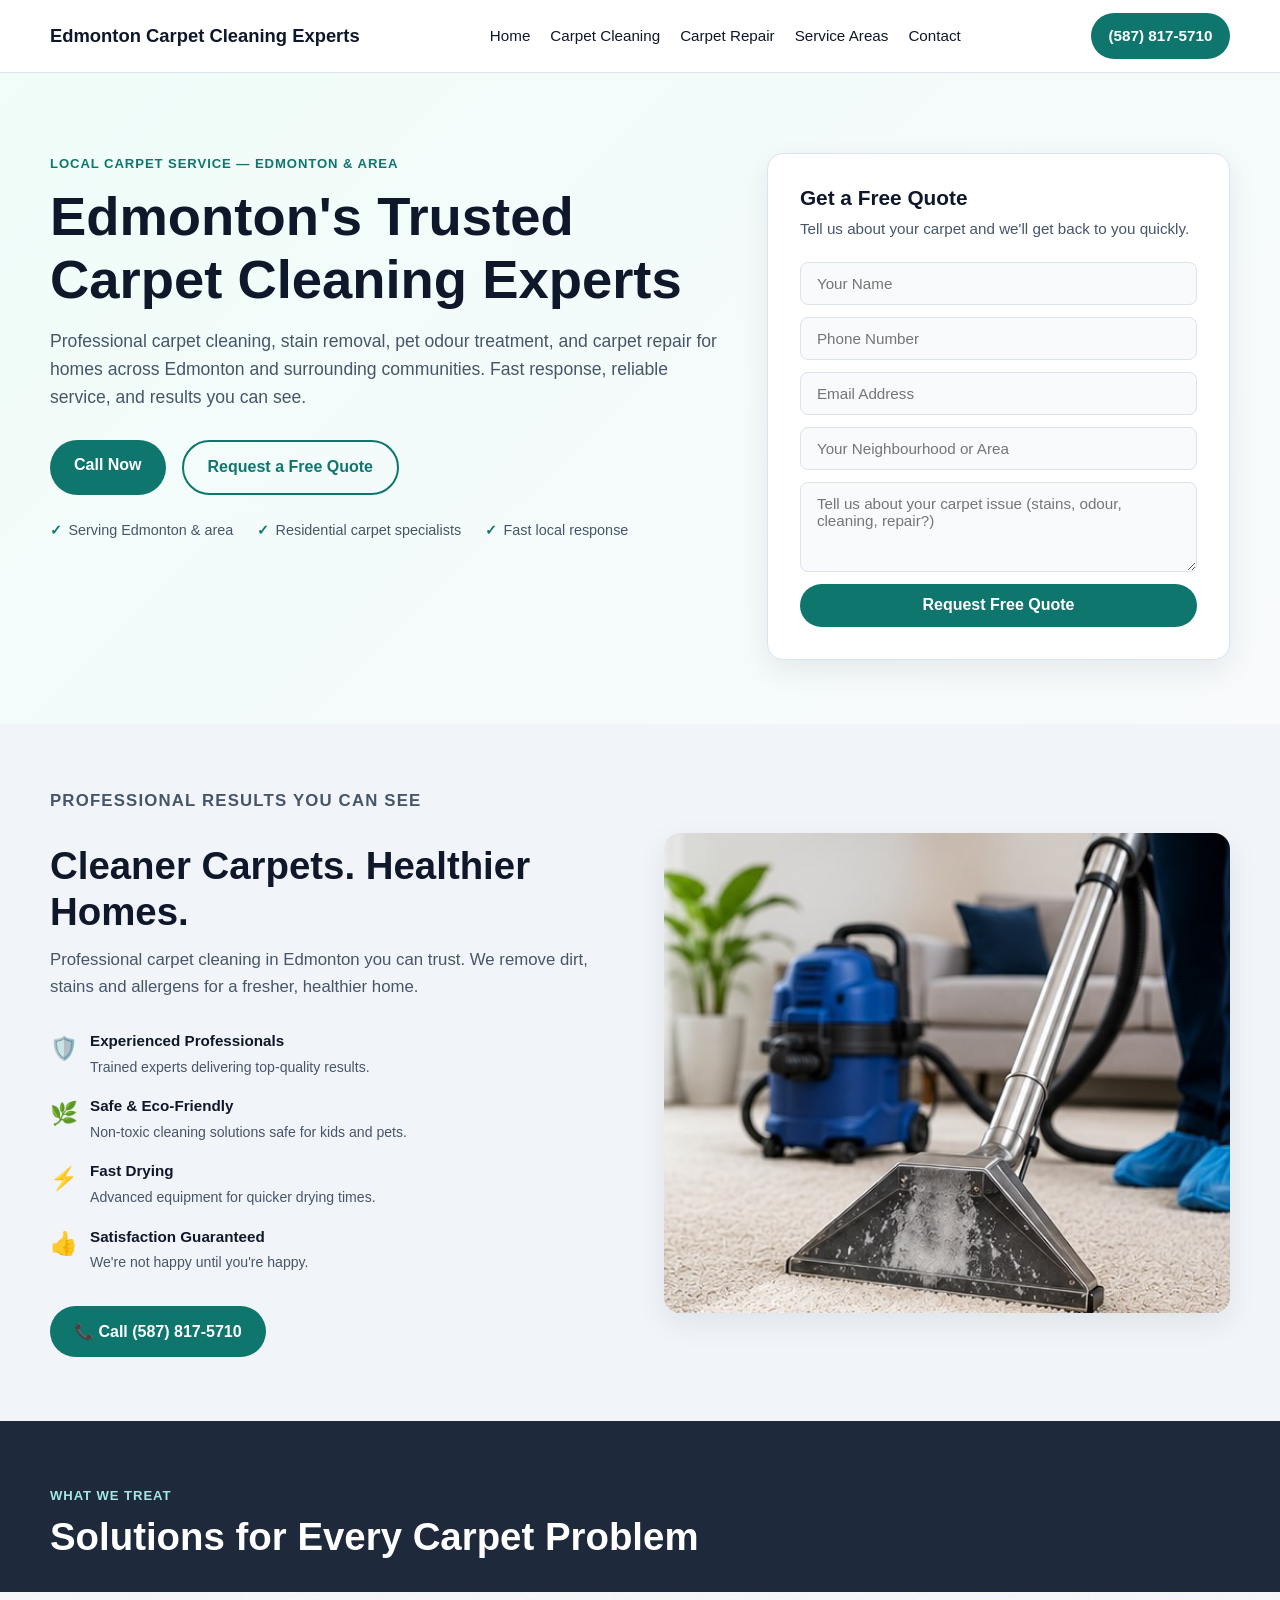
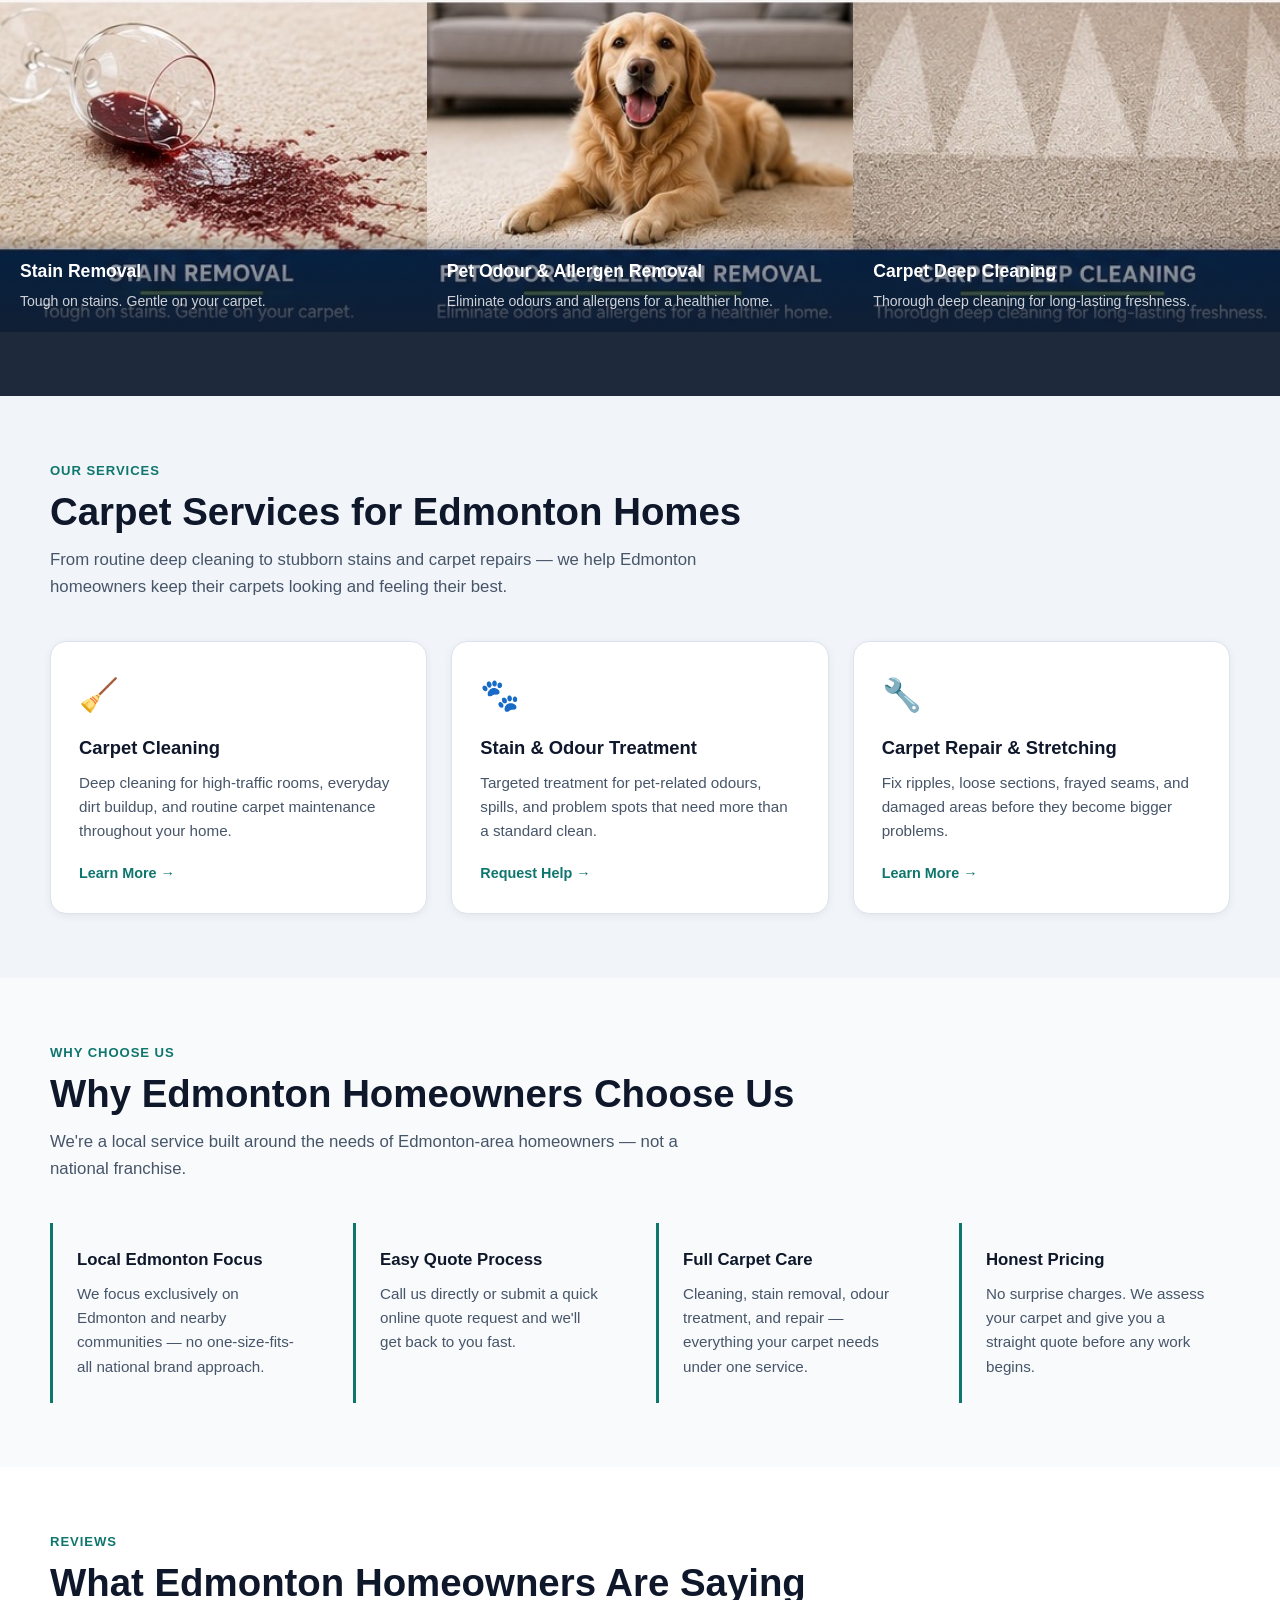
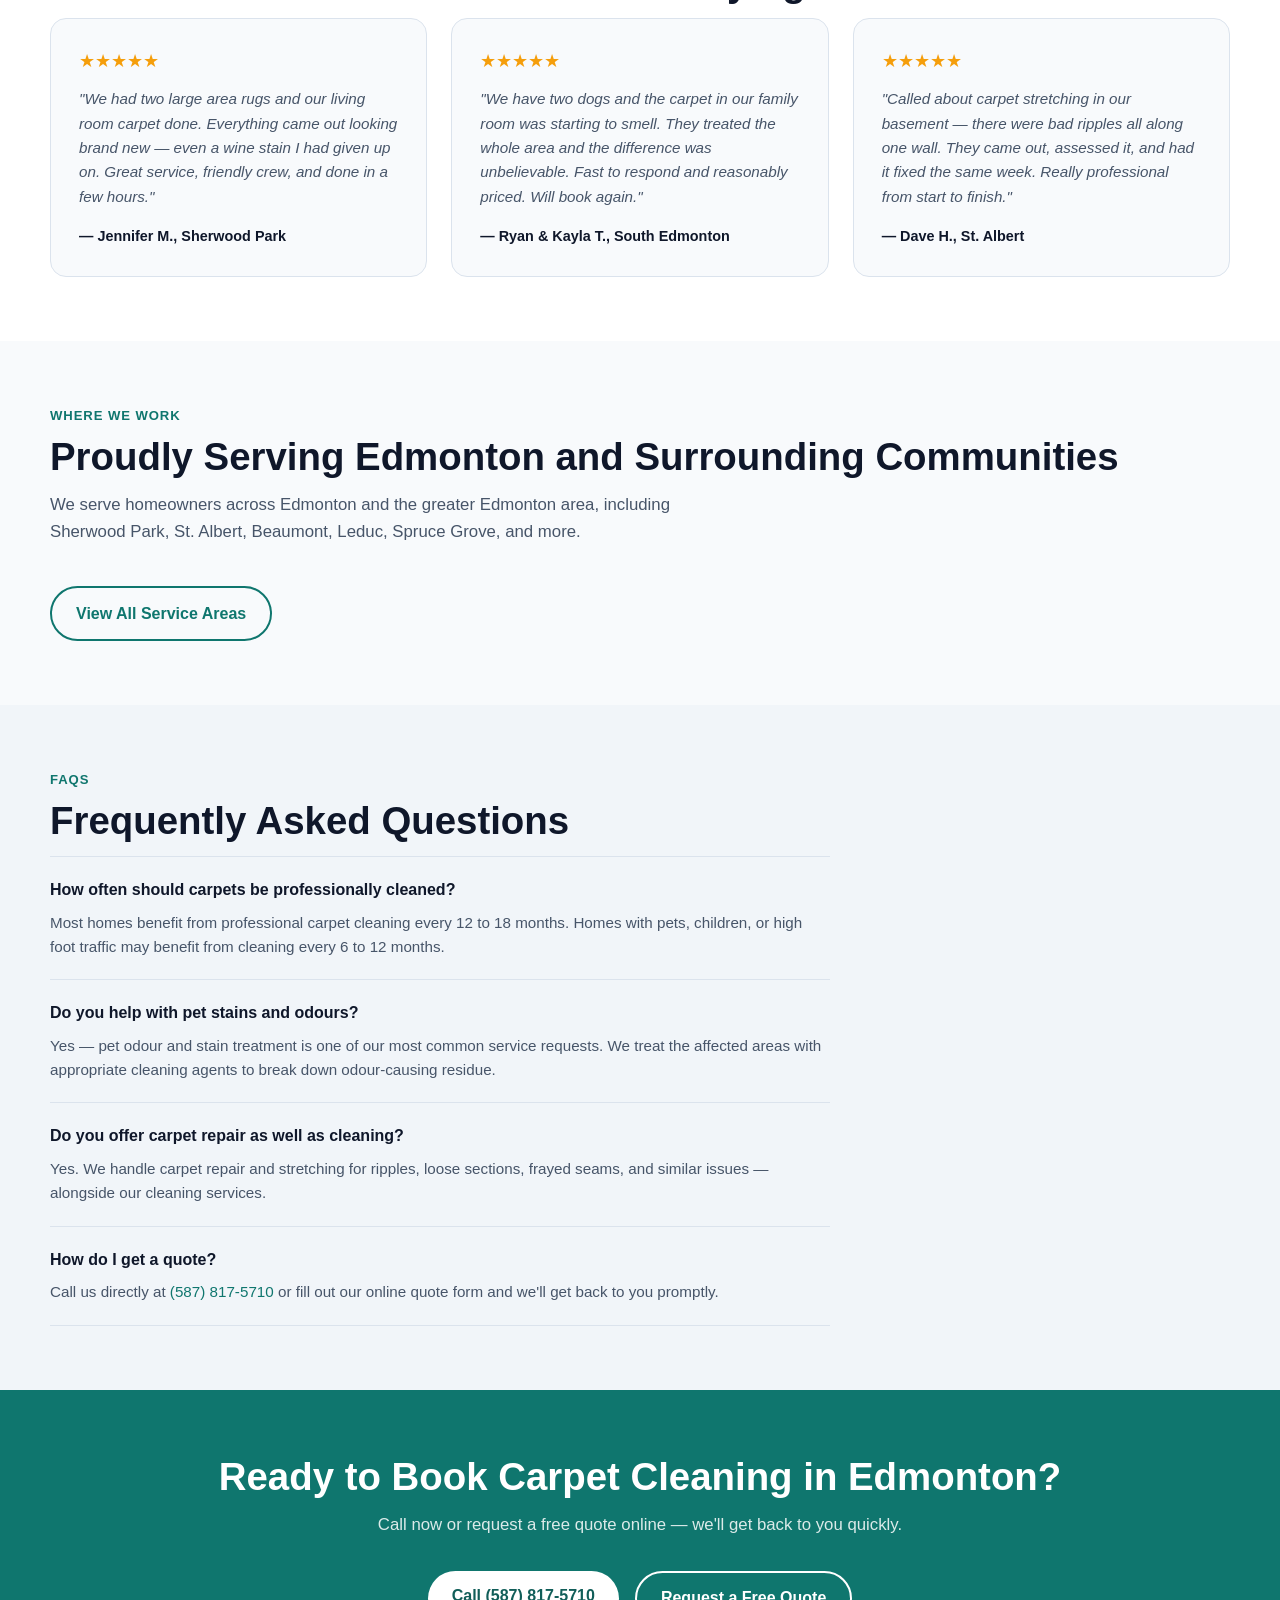
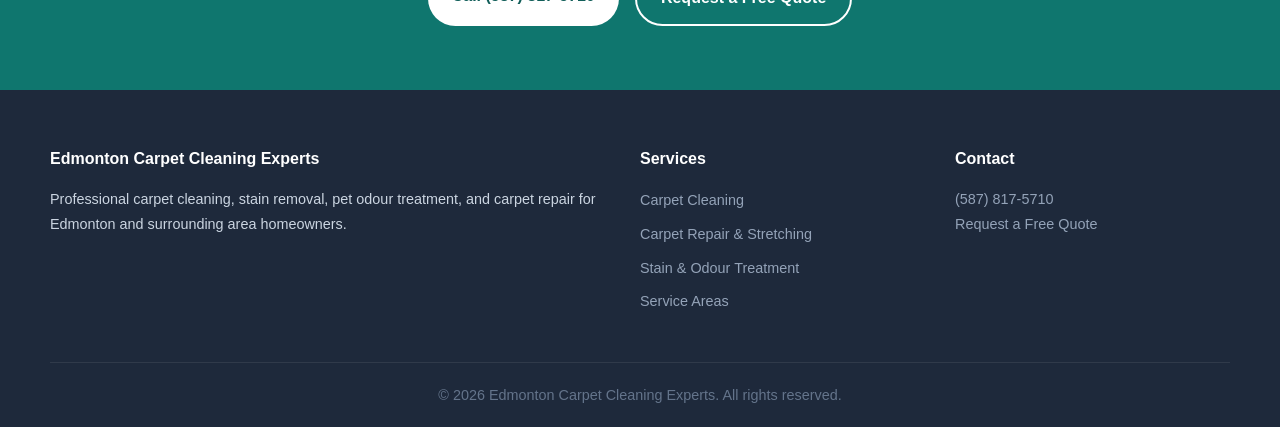
<file: index.html>
<!DOCTYPE html>
<html lang="en">
<head>
  <meta charset="UTF-8" />
  <meta name="viewport" content="width=device-width, initial-scale=1.0" />
  <title>Edmonton Carpet Cleaning Experts | Professional Carpet Cleaning in Edmonton</title>
  <meta name="description" content="Edmonton Carpet Cleaning Experts offers professional carpet cleaning, stain removal, pet odour treatment, and carpet repair for Edmonton homeowners. Request a free quote today." />
  <meta name="robots" content="index, follow" />
  <link rel="canonical" href="https://www.edmontoncarpetexperts.ca/" />
  <link rel="stylesheet" href="styles.css" />

  <!-- LocalBusiness Schema -->
  <script type="application/ld+json">
  {
    "@context": "https://schema.org",
    "@type": "LocalBusiness",
    "name": "Edmonton Carpet Cleaning Experts",
    "description": "Professional carpet cleaning, stain removal, pet odour treatment, and carpet repair for Edmonton and surrounding area homeowners.",
    "url": "https://www.edmontoncarpetexperts.ca",
    "telephone": "+15878175710",
    "email": "brad.niles@kleerformcorp.com",
    "areaServed": [
      "Edmonton", "Sherwood Park", "St. Albert", "Beaumont", "Leduc",
      "Spruce Grove", "Stony Plain", "Fort Saskatchewan", "Morinville"
    ],
    "serviceType": ["Carpet Cleaning", "Carpet Repair", "Stain Removal", "Pet Odour Treatment"],
    "priceRange": "$$"
  }
  </script>
</head>
<body>

  <header class="site-header">
    <div class="container nav">
      <div class="logo">
        <a href="index.html">Edmonton Carpet Cleaning Experts</a>
      </div>
      <button class="nav-toggle" aria-label="Toggle navigation" aria-expanded="false">☰</button>
      <nav class="main-nav">
        <a href="index.html">Home</a>
        <a href="carpet-cleaning-edmonton.html">Carpet Cleaning</a>
        <a href="carpet-repair-edmonton.html">Carpet Repair</a>
        <a href="service-areas.html">Service Areas</a>
        <a href="contact.html">Contact</a>
      </nav>
      <a class="phone-button" href="tel:+15878175710">(587) 817-5710</a>
    </div>
  </header>

  <main>

    <!-- Hero -->
    <section class="hero">
      <div class="container hero-grid">
        <div class="hero-copy">
          <p class="eyebrow">Local Carpet Service — Edmonton & Area</p>
          <h1>Edmonton's Trusted Carpet Cleaning Experts</h1>
          <p class="hero-text">
            Professional carpet cleaning, stain removal, pet odour treatment, and carpet repair
            for homes across Edmonton and surrounding communities. Fast response, reliable service,
            and results you can see.
          </p>
          <div class="hero-actions">
            <a class="btn btn-primary" href="tel:+15878175710">Call Now</a>
            <a class="btn btn-secondary" href="contact.html">Request a Free Quote</a>
          </div>
          <ul class="trust-points">
            <li>Serving Edmonton &amp; area</li>
            <li>Residential carpet specialists</li>
            <li>Fast local response</li>
          </ul>
        </div>

        <div class="hero-form-card">
          <h2>Get a Free Quote</h2>
          <p>Tell us about your carpet and we'll get back to you quickly.</p>
          <form class="quote-form" name="home-quote" method="POST" data-netlify="true" netlify-honeypot="bot-field">
            <input type="hidden" name="form-name" value="home-quote" />
            <input type="hidden" name="_subject" value="New Quote Request — Edmonton Carpet Cleaning Experts" />
            <p style="display:none"><input name="bot-field" /></p>
            <input type="text" name="name" placeholder="Your Name" required />
            <input type="tel" name="phone" placeholder="Phone Number" required />
            <input type="email" name="email" placeholder="Email Address" />
            <input type="text" name="location" placeholder="Your Neighbourhood or Area" />
            <textarea name="message" placeholder="Tell us about your carpet issue (stains, odour, cleaning, repair?)"></textarea>
            <button type="submit" class="btn btn-primary">Request Free Quote</button>
          </form>
        </div>
      </div>
    </section>

    <!-- Photo Hero Section -->
    <section class="photo-hero-section">
      <div class="container photo-hero-grid">
        <div class="photo-hero-copy">
          <p class="eyebrow">Professional Results You Can See</p>
          <h2>Cleaner Carpets. Healthier Homes.</h2>
          <p>Professional carpet cleaning in Edmonton you can trust. We remove dirt, stains and allergens for a fresher, healthier home.</p>
          <div class="photo-hero-features">
            <div class="photo-feature">
              <span class="photo-feature-icon">🛡️</span>
              <div>
                <strong>Experienced Professionals</strong>
                <p>Trained experts delivering top-quality results.</p>
              </div>
            </div>
            <div class="photo-feature">
              <span class="photo-feature-icon">🌿</span>
              <div>
                <strong>Safe &amp; Eco-Friendly</strong>
                <p>Non-toxic cleaning solutions safe for kids and pets.</p>
              </div>
            </div>
            <div class="photo-feature">
              <span class="photo-feature-icon">⚡</span>
              <div>
                <strong>Fast Drying</strong>
                <p>Advanced equipment for quicker drying times.</p>
              </div>
            </div>
            <div class="photo-feature">
              <span class="photo-feature-icon">👍</span>
              <div>
                <strong>Satisfaction Guaranteed</strong>
                <p>We're not happy until you're happy.</p>
              </div>
            </div>
          </div>
          <a class="btn btn-primary" href="tel:+15878175710">📞 Call (587) 817-5710</a>
        </div>
        <div class="photo-hero-image">
          <img src="images/hero-technician.jpg" alt="Professional carpet cleaning technician cleaning a carpet in an Edmonton home" loading="lazy" />
        </div>
      </div>
    </section>

    <!-- Service Image Panels -->
    <section class="service-panels">
      <div class="container">
        <p class="section-label">What We Treat</p>
        <h2>Solutions for Every Carpet Problem</h2>
      </div>
      <div class="panel-grid">
        <div class="panel-item">
          <img src="images/stain-removal.jpg" alt="Red wine stain on carpet — professional stain removal Edmonton" loading="lazy" />
          <div class="panel-overlay">
            <h3>Stain Removal</h3>
            <p>Tough on stains. Gentle on your carpet.</p>
          </div>
        </div>
        <div class="panel-item">
          <img src="images/pet-odor.jpg" alt="Golden retriever on carpet — pet odour and allergen removal Edmonton" loading="lazy" />
          <div class="panel-overlay">
            <h3>Pet Odour &amp; Allergen Removal</h3>
            <p>Eliminate odours and allergens for a healthier home.</p>
          </div>
        </div>
        <div class="panel-item">
          <img src="images/deep-cleaning.jpg" alt="Freshly deep cleaned carpet — professional carpet deep cleaning Edmonton" loading="lazy" />
          <div class="panel-overlay">
            <h3>Carpet Deep Cleaning</h3>
            <p>Thorough deep cleaning for long-lasting freshness.</p>
          </div>
        </div>
      </div>
    </section>

    <!-- Services Preview -->
    <section class="services-preview alt-bg">
      <div class="container">
        <p class="section-label">Our Services</p>
        <h2>Carpet Services for Edmonton Homes</h2>
        <p class="section-intro">
          From routine deep cleaning to stubborn stains and carpet repairs — we help Edmonton homeowners
          keep their carpets looking and feeling their best.
        </p>
        <div class="cards">
          <article class="card">
            <div class="card-icon">🧹</div>
            <h3>Carpet Cleaning</h3>
            <p>Deep cleaning for high-traffic rooms, everyday dirt buildup, and routine carpet maintenance throughout your home.</p>
            <a href="carpet-cleaning-edmonton.html">Learn More →</a>
          </article>
          <article class="card">
            <div class="card-icon">🐾</div>
            <h3>Stain &amp; Odour Treatment</h3>
            <p>Targeted treatment for pet-related odours, spills, and problem spots that need more than a standard clean.</p>
            <a href="contact.html">Request Help →</a>
          </article>
          <article class="card">
            <div class="card-icon">🔧</div>
            <h3>Carpet Repair &amp; Stretching</h3>
            <p>Fix ripples, loose sections, frayed seams, and damaged areas before they become bigger problems.</p>
            <a href="carpet-repair-edmonton.html">Learn More →</a>
          </article>
        </div>
      </div>
    </section>

    <!-- Why Us -->
    <section class="why-us">
      <div class="container">
        <p class="section-label">Why Choose Us</p>
        <h2>Why Edmonton Homeowners Choose Us</h2>
        <p class="section-intro">We're a local service built around the needs of Edmonton-area homeowners — not a national franchise.</p>
        <div class="features">
          <div class="feature">
            <h3>Local Edmonton Focus</h3>
            <p>We focus exclusively on Edmonton and nearby communities — no one-size-fits-all national brand approach.</p>
          </div>
          <div class="feature">
            <h3>Easy Quote Process</h3>
            <p>Call us directly or submit a quick online quote request and we'll get back to you fast.</p>
          </div>
          <div class="feature">
            <h3>Full Carpet Care</h3>
            <p>Cleaning, stain removal, odour treatment, and repair — everything your carpet needs under one service.</p>
          </div>
          <div class="feature">
            <h3>Honest Pricing</h3>
            <p>No surprise charges. We assess your carpet and give you a straight quote before any work begins.</p>
          </div>
        </div>
      </div>
    </section>

    <!-- Testimonials -->
    <section class="testimonials alt-bg">
      <div class="container">
        <p class="section-label">Reviews</p>
        <h2>What Edmonton Homeowners Are Saying</h2>
        <div class="testimonial-grid">
          <div class="testimonial-card">
            <div class="stars">★★★★★</div>
            <p>"We had two large area rugs and our living room carpet done. Everything came out looking brand new — even a wine stain I had given up on. Great service, friendly crew, and done in a few hours."</p>
            <div class="reviewer">— Jennifer M., Sherwood Park</div>
          </div>
          <div class="testimonial-card">
            <div class="stars">★★★★★</div>
            <p>"We have two dogs and the carpet in our family room was starting to smell. They treated the whole area and the difference was unbelievable. Fast to respond and reasonably priced. Will book again."</p>
            <div class="reviewer">— Ryan &amp; Kayla T., South Edmonton</div>
          </div>
          <div class="testimonial-card">
            <div class="stars">★★★★★</div>
            <p>"Called about carpet stretching in our basement — there were bad ripples all along one wall. They came out, assessed it, and had it fixed the same week. Really professional from start to finish."</p>
            <div class="reviewer">— Dave H., St. Albert</div>
          </div>
        </div>
      </div>
    </section>

    <!-- Service Areas Preview -->
    <section>
      <div class="container">
        <p class="section-label">Where We Work</p>
        <h2>Proudly Serving Edmonton and Surrounding Communities</h2>
        <p class="section-intro">
          We serve homeowners across Edmonton and the greater Edmonton area, including Sherwood Park,
          St. Albert, Beaumont, Leduc, Spruce Grove, and more.
        </p>
        <a class="btn btn-secondary" href="service-areas.html">View All Service Areas</a>
      </div>
    </section>

    <!-- FAQ -->
    <section class="alt-bg">
      <div class="container">
        <p class="section-label">FAQs</p>
        <h2>Frequently Asked Questions</h2>
        <div class="faq-list">
          <div class="faq-item">
            <h3>How often should carpets be professionally cleaned?</h3>
            <p>Most homes benefit from professional carpet cleaning every 12 to 18 months. Homes with pets, children, or high foot traffic may benefit from cleaning every 6 to 12 months.</p>
          </div>
          <div class="faq-item">
            <h3>Do you help with pet stains and odours?</h3>
            <p>Yes — pet odour and stain treatment is one of our most common service requests. We treat the affected areas with appropriate cleaning agents to break down odour-causing residue.</p>
          </div>
          <div class="faq-item">
            <h3>Do you offer carpet repair as well as cleaning?</h3>
            <p>Yes. We handle carpet repair and stretching for ripples, loose sections, frayed seams, and similar issues — alongside our cleaning services.</p>
          </div>
          <div class="faq-item">
            <h3>How do I get a quote?</h3>
            <p>Call us directly at <a href="tel:+15878175710">(587) 817-5710</a> or fill out our online quote form and we'll get back to you promptly.</p>
          </div>
        </div>
      </div>
    </section>

    <!-- Final CTA -->
    <section class="cta-banner">
      <div class="container">
        <h2>Ready to Book Carpet Cleaning in Edmonton?</h2>
        <p>Call now or request a free quote online — we'll get back to you quickly.</p>
        <div class="cta-actions">
          <a class="btn btn-primary" style="background:#fff; color:var(--primary-dark);" href="tel:+15878175710">Call (587) 817-5710</a>
          <a class="btn btn-secondary" href="contact.html">Request a Free Quote</a>
        </div>
      </div>
    </section>

  </main>

  <footer class="site-footer">
    <div class="container footer-grid">
      <div>
        <h3>Edmonton Carpet Cleaning Experts</h3>
        <p>Professional carpet cleaning, stain removal, pet odour treatment, and carpet repair for Edmonton and surrounding area homeowners.</p>
      </div>
      <div>
        <h3>Services</h3>
        <ul>
          <li><a href="carpet-cleaning-edmonton.html">Carpet Cleaning</a></li>
          <li><a href="carpet-repair-edmonton.html">Carpet Repair &amp; Stretching</a></li>
          <li><a href="contact.html">Stain &amp; Odour Treatment</a></li>
          <li><a href="service-areas.html">Service Areas</a></li>
        </ul>
      </div>
      <div>
        <h3>Contact</h3>
        <p><a href="tel:+15878175710">(587) 817-5710</a></p>
        <p><a href="contact.html">Request a Free Quote</a></p>
      </div>
    </div>
    <div class="container footer-bottom">
      <p>&copy; 2026 Edmonton Carpet Cleaning Experts. All rights reserved.</p>
    </div>
  </footer>

  <script src="script.js"></script>
</body>
</html>
</file>
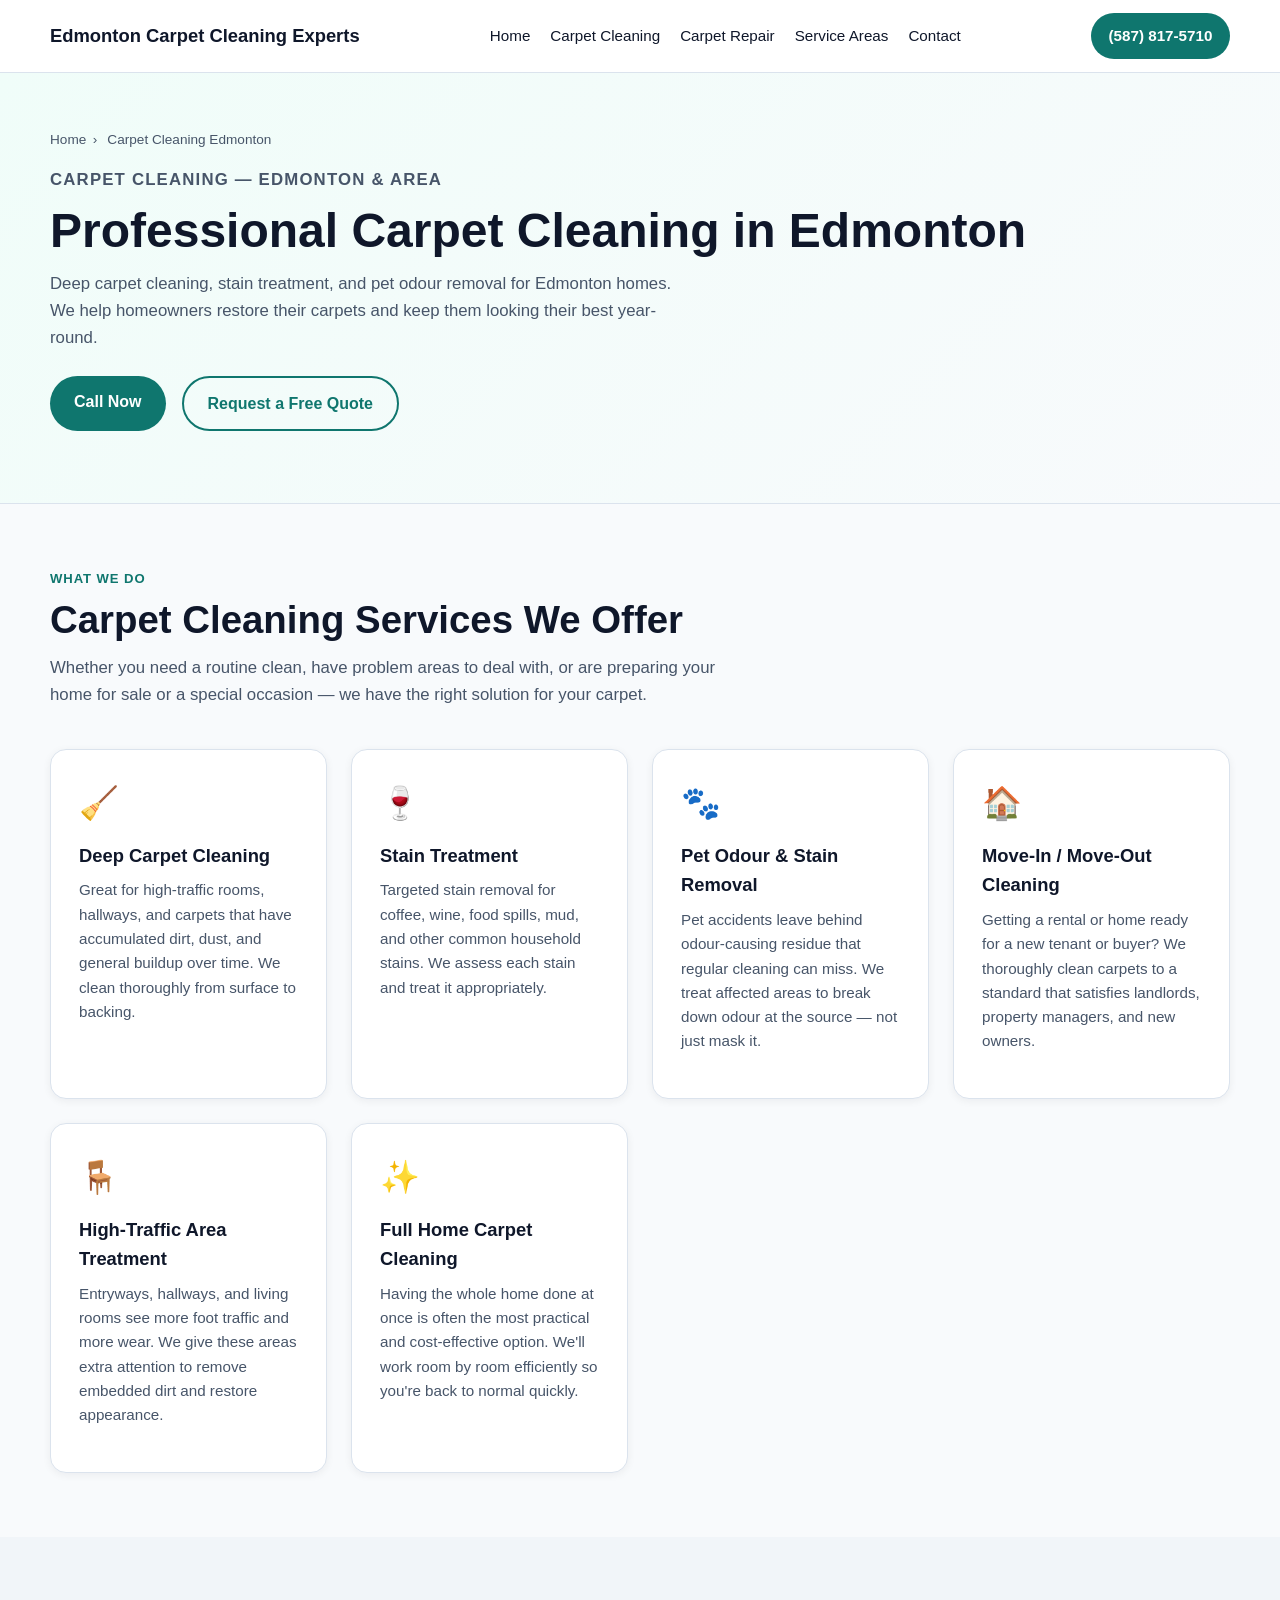
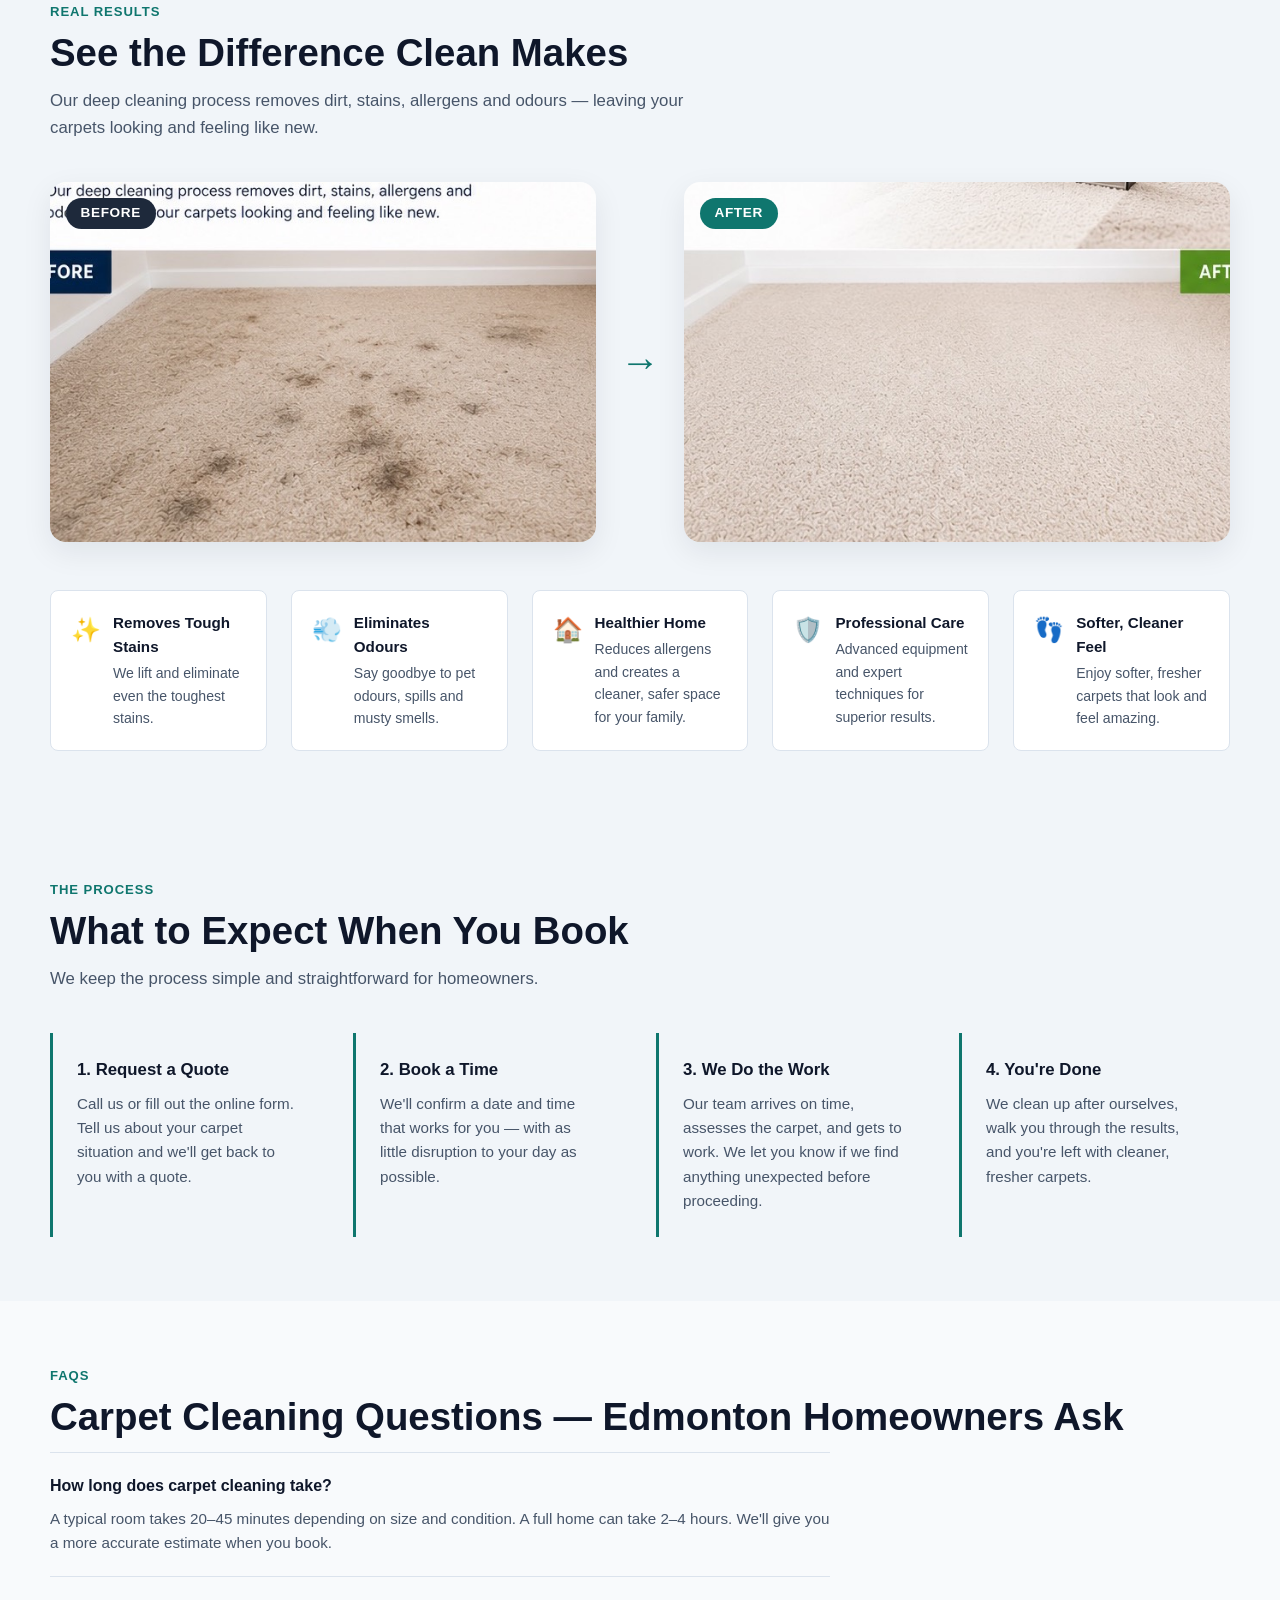
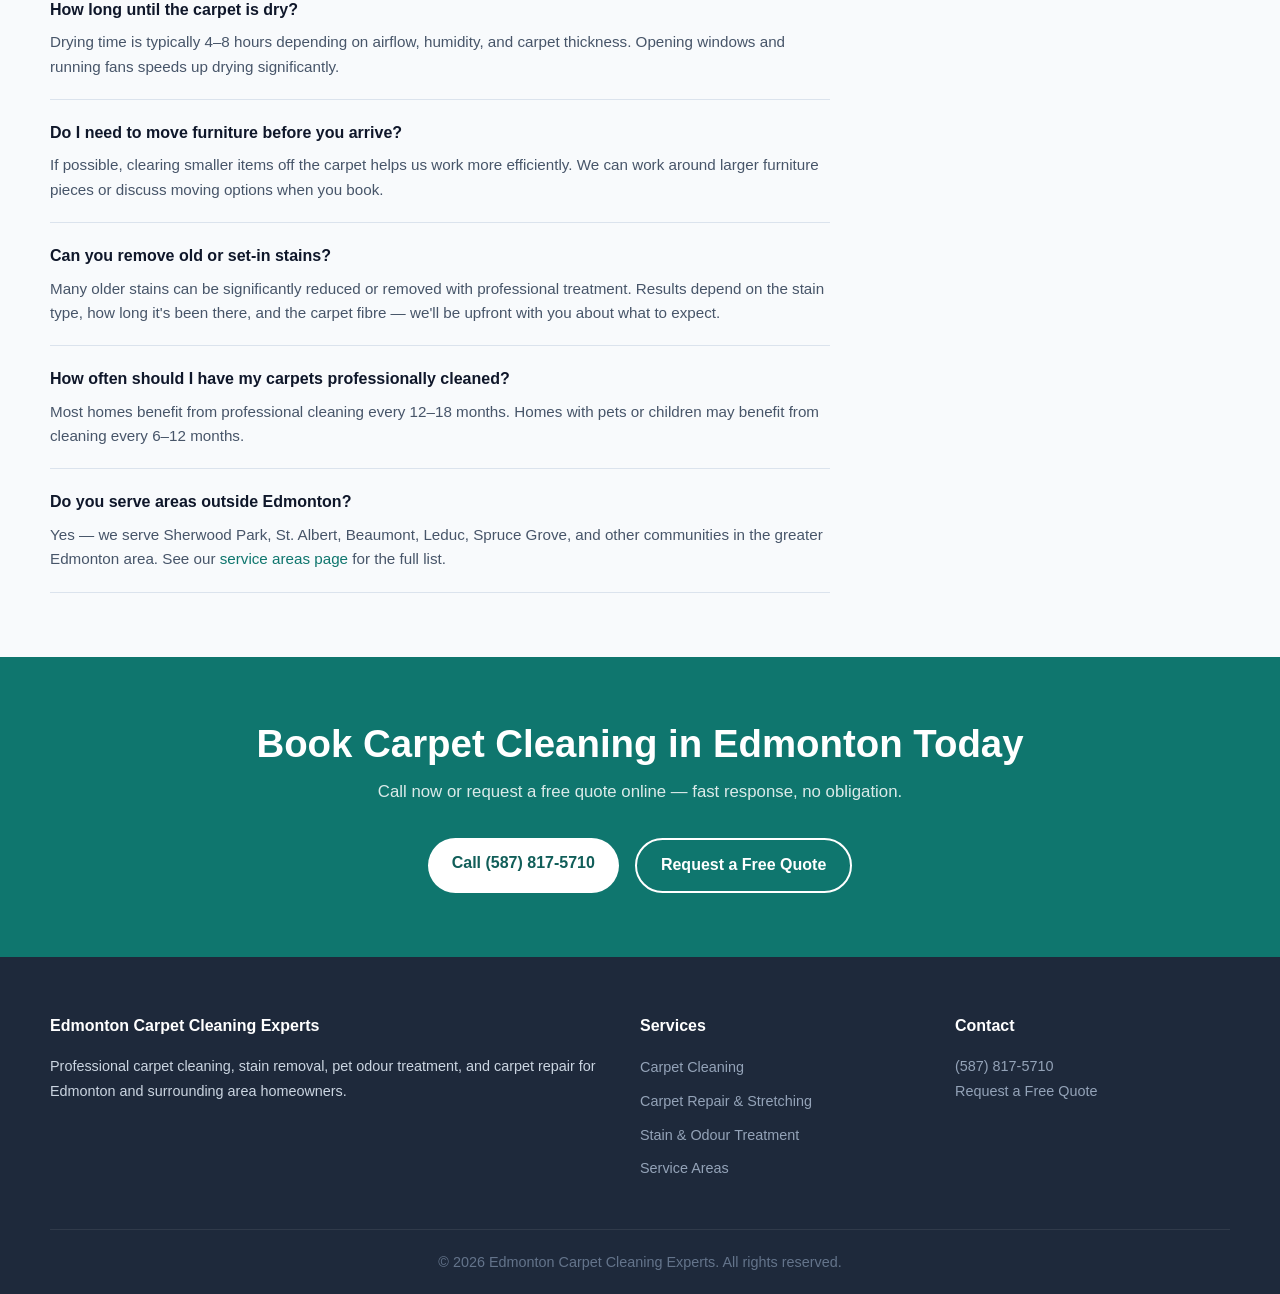
<file: carpet-cleaning-edmonton.html>
<!DOCTYPE html>
<html lang="en">
<head>
  <meta charset="UTF-8" />
  <meta name="viewport" content="width=device-width, initial-scale=1.0" />
  <title>Carpet Cleaning Edmonton | Edmonton Carpet Cleaning Experts</title>
  <meta name="description" content="Professional carpet cleaning in Edmonton. Deep cleaning for high-traffic rooms, stain treatment, and pet odour removal. Serving Edmonton and surrounding areas. Get a free quote." />
  <meta name="robots" content="index, follow" />
  <link rel="canonical" href="https://www.edmontoncarpetexperts.ca/carpet-cleaning-edmonton.html" />
  <link rel="stylesheet" href="styles.css" />

  <script type="application/ld+json">
  {
    "@context": "https://schema.org",
    "@type": "Service",
    "serviceType": "Carpet Cleaning",
    "provider": {
      "@type": "LocalBusiness",
      "name": "Edmonton Carpet Cleaning Experts",
      "telephone": "+15878175710",
      "areaServed": "Edmonton"
    },
    "description": "Professional carpet cleaning services for Edmonton homeowners including deep cleaning, stain removal, and pet odour treatment.",
    "areaServed": "Edmonton, Alberta"
  }
  </script>
</head>
<body>

  <header class="site-header">
    <div class="container nav">
      <div class="logo">
        <a href="index.html">Edmonton Carpet Cleaning Experts</a>
      </div>
      <button class="nav-toggle" aria-label="Toggle navigation" aria-expanded="false">☰</button>
      <nav class="main-nav">
        <a href="index.html">Home</a>
        <a href="carpet-cleaning-edmonton.html">Carpet Cleaning</a>
        <a href="carpet-repair-edmonton.html">Carpet Repair</a>
        <a href="service-areas.html">Service Areas</a>
        <a href="contact.html">Contact</a>
      </nav>
      <a class="phone-button" href="tel:+15878175710">(587) 817-5710</a>
    </div>
  </header>

  <main>

    <!-- Page Hero -->
    <section class="page-hero">
      <div class="container">
        <div class="breadcrumb">
          <a href="index.html">Home</a><span>›</span> Carpet Cleaning Edmonton
        </div>
        <p class="eyebrow">Carpet Cleaning — Edmonton &amp; Area</p>
        <h1>Professional Carpet Cleaning in Edmonton</h1>
        <p>Deep carpet cleaning, stain treatment, and pet odour removal for Edmonton homes. We help homeowners restore their carpets and keep them looking their best year-round.</p>
        <div class="hero-actions">
          <a class="btn btn-primary" href="tel:+15878175710">Call Now</a>
          <a class="btn btn-secondary" href="contact.html">Request a Free Quote</a>
        </div>
      </div>
    </section>

    <!-- Services Detail -->
    <section>
      <div class="container">
        <p class="section-label">What We Do</p>
        <h2>Carpet Cleaning Services We Offer</h2>
        <p class="section-intro">
          Whether you need a routine clean, have problem areas to deal with, or are preparing your home
          for sale or a special occasion — we have the right solution for your carpet.
        </p>
        <div class="cards">
          <article class="card">
            <div class="card-icon">🧹</div>
            <h3>Deep Carpet Cleaning</h3>
            <p>Great for high-traffic rooms, hallways, and carpets that have accumulated dirt, dust, and general buildup over time. We clean thoroughly from surface to backing.</p>
          </article>
          <article class="card">
            <div class="card-icon">🍷</div>
            <h3>Stain Treatment</h3>
            <p>Targeted stain removal for coffee, wine, food spills, mud, and other common household stains. We assess each stain and treat it appropriately.</p>
          </article>
          <article class="card">
            <div class="card-icon">🐾</div>
            <h3>Pet Odour &amp; Stain Removal</h3>
            <p>Pet accidents leave behind odour-causing residue that regular cleaning can miss. We treat affected areas to break down odour at the source — not just mask it.</p>
          </article>
          <article class="card">
            <div class="card-icon">🏠</div>
            <h3>Move-In / Move-Out Cleaning</h3>
            <p>Getting a rental or home ready for a new tenant or buyer? We thoroughly clean carpets to a standard that satisfies landlords, property managers, and new owners.</p>
          </article>
          <article class="card">
            <div class="card-icon">🪑</div>
            <h3>High-Traffic Area Treatment</h3>
            <p>Entryways, hallways, and living rooms see more foot traffic and more wear. We give these areas extra attention to remove embedded dirt and restore appearance.</p>
          </article>
          <article class="card">
            <div class="card-icon">✨</div>
            <h3>Full Home Carpet Cleaning</h3>
            <p>Having the whole home done at once is often the most practical and cost-effective option. We'll work room by room efficiently so you're back to normal quickly.</p>
          </article>
        </div>
      </div>
    </section>

    <!-- Before & After -->
    <section class="before-after-section alt-bg">
      <div class="container">
        <p class="section-label">Real Results</p>
        <h2>See the Difference Clean Makes</h2>
        <p class="section-intro">Our deep cleaning process removes dirt, stains, allergens and odours — leaving your carpets looking and feeling like new.</p>
        <div class="before-after-grid">
          <div class="before-after-card">
            <div class="before-after-img-wrap">
              <img src="images/carpet-before.jpg" alt="Carpet with stains before professional cleaning" loading="lazy" />
              <span class="ba-label ba-label--before">Before</span>
            </div>
          </div>
          <div class="before-after-arrow">→</div>
          <div class="before-after-card">
            <div class="before-after-img-wrap">
              <img src="images/carpet-after.jpg" alt="Carpet clean and restored after professional cleaning" loading="lazy" />
              <span class="ba-label ba-label--after">After</span>
            </div>
          </div>
        </div>
        <div class="ba-benefits">
          <div class="ba-benefit">
            <span>✨</span>
            <div><strong>Removes Tough Stains</strong><p>We lift and eliminate even the toughest stains.</p></div>
          </div>
          <div class="ba-benefit">
            <span>💨</span>
            <div><strong>Eliminates Odours</strong><p>Say goodbye to pet odours, spills and musty smells.</p></div>
          </div>
          <div class="ba-benefit">
            <span>🏠</span>
            <div><strong>Healthier Home</strong><p>Reduces allergens and creates a cleaner, safer space for your family.</p></div>
          </div>
          <div class="ba-benefit">
            <span>🛡️</span>
            <div><strong>Professional Care</strong><p>Advanced equipment and expert techniques for superior results.</p></div>
          </div>
          <div class="ba-benefit">
            <span>👣</span>
            <div><strong>Softer, Cleaner Feel</strong><p>Enjoy softer, fresher carpets that look and feel amazing.</p></div>
          </div>
        </div>
      </div>
    </section>

    <!-- What to Expect -->
    <section class="alt-bg">
      <div class="container">
        <p class="section-label">The Process</p>
        <h2>What to Expect When You Book</h2>
        <p class="section-intro">We keep the process simple and straightforward for homeowners.</p>
        <div class="features">
          <div class="feature">
            <h3>1. Request a Quote</h3>
            <p>Call us or fill out the online form. Tell us about your carpet situation and we'll get back to you with a quote.</p>
          </div>
          <div class="feature">
            <h3>2. Book a Time</h3>
            <p>We'll confirm a date and time that works for you — with as little disruption to your day as possible.</p>
          </div>
          <div class="feature">
            <h3>3. We Do the Work</h3>
            <p>Our team arrives on time, assesses the carpet, and gets to work. We let you know if we find anything unexpected before proceeding.</p>
          </div>
          <div class="feature">
            <h3>4. You're Done</h3>
            <p>We clean up after ourselves, walk you through the results, and you're left with cleaner, fresher carpets.</p>
          </div>
        </div>
      </div>
    </section>

    <!-- FAQ -->
    <section>
      <div class="container">
        <p class="section-label">FAQs</p>
        <h2>Carpet Cleaning Questions — Edmonton Homeowners Ask</h2>
        <div class="faq-list">
          <div class="faq-item">
            <h3>How long does carpet cleaning take?</h3>
            <p>A typical room takes 20–45 minutes depending on size and condition. A full home can take 2–4 hours. We'll give you a more accurate estimate when you book.</p>
          </div>
          <div class="faq-item">
            <h3>How long until the carpet is dry?</h3>
            <p>Drying time is typically 4–8 hours depending on airflow, humidity, and carpet thickness. Opening windows and running fans speeds up drying significantly.</p>
          </div>
          <div class="faq-item">
            <h3>Do I need to move furniture before you arrive?</h3>
            <p>If possible, clearing smaller items off the carpet helps us work more efficiently. We can work around larger furniture pieces or discuss moving options when you book.</p>
          </div>
          <div class="faq-item">
            <h3>Can you remove old or set-in stains?</h3>
            <p>Many older stains can be significantly reduced or removed with professional treatment. Results depend on the stain type, how long it's been there, and the carpet fibre — we'll be upfront with you about what to expect.</p>
          </div>
          <div class="faq-item">
            <h3>How often should I have my carpets professionally cleaned?</h3>
            <p>Most homes benefit from professional cleaning every 12–18 months. Homes with pets or children may benefit from cleaning every 6–12 months.</p>
          </div>
          <div class="faq-item">
            <h3>Do you serve areas outside Edmonton?</h3>
            <p>Yes — we serve Sherwood Park, St. Albert, Beaumont, Leduc, Spruce Grove, and other communities in the greater Edmonton area. See our <a href="service-areas.html">service areas page</a> for the full list.</p>
          </div>
        </div>
      </div>
    </section>

    <!-- CTA -->
    <section class="cta-banner">
      <div class="container">
        <h2>Book Carpet Cleaning in Edmonton Today</h2>
        <p>Call now or request a free quote online — fast response, no obligation.</p>
        <div class="cta-actions">
          <a class="btn btn-primary" style="background:#fff; color:var(--primary-dark);" href="tel:+15878175710">Call (587) 817-5710</a>
          <a class="btn btn-secondary" href="contact.html">Request a Free Quote</a>
        </div>
      </div>
    </section>

  </main>

  <footer class="site-footer">
    <div class="container footer-grid">
      <div>
        <h3>Edmonton Carpet Cleaning Experts</h3>
        <p>Professional carpet cleaning, stain removal, pet odour treatment, and carpet repair for Edmonton and surrounding area homeowners.</p>
      </div>
      <div>
        <h3>Services</h3>
        <ul>
          <li><a href="carpet-cleaning-edmonton.html">Carpet Cleaning</a></li>
          <li><a href="carpet-repair-edmonton.html">Carpet Repair &amp; Stretching</a></li>
          <li><a href="contact.html">Stain &amp; Odour Treatment</a></li>
          <li><a href="service-areas.html">Service Areas</a></li>
        </ul>
      </div>
      <div>
        <h3>Contact</h3>
        <p><a href="tel:+15878175710">(587) 817-5710</a></p>
        <p><a href="contact.html">Request a Free Quote</a></p>
      </div>
    </div>
    <div class="container footer-bottom">
      <p>&copy; 2026 Edmonton Carpet Cleaning Experts. All rights reserved.</p>
    </div>
  </footer>

  <script src="script.js"></script>
</body>
</html>
</file>
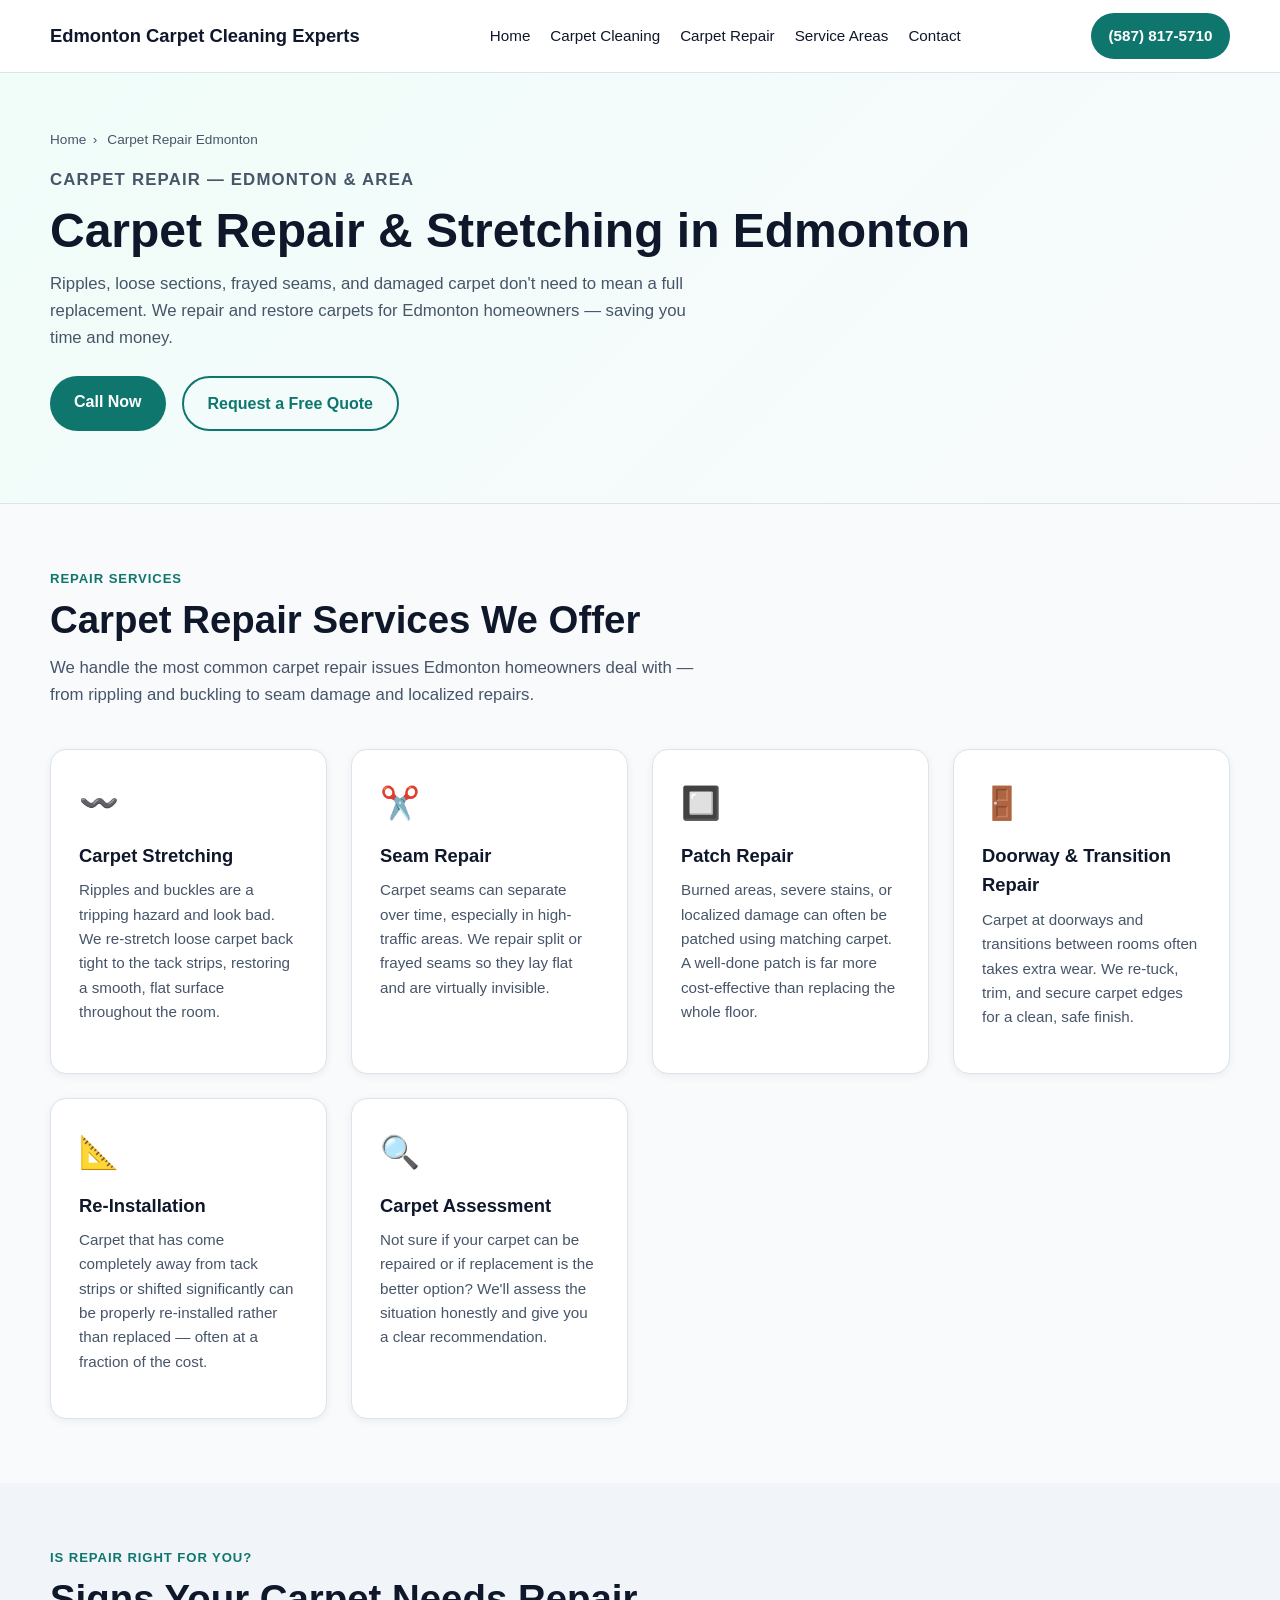
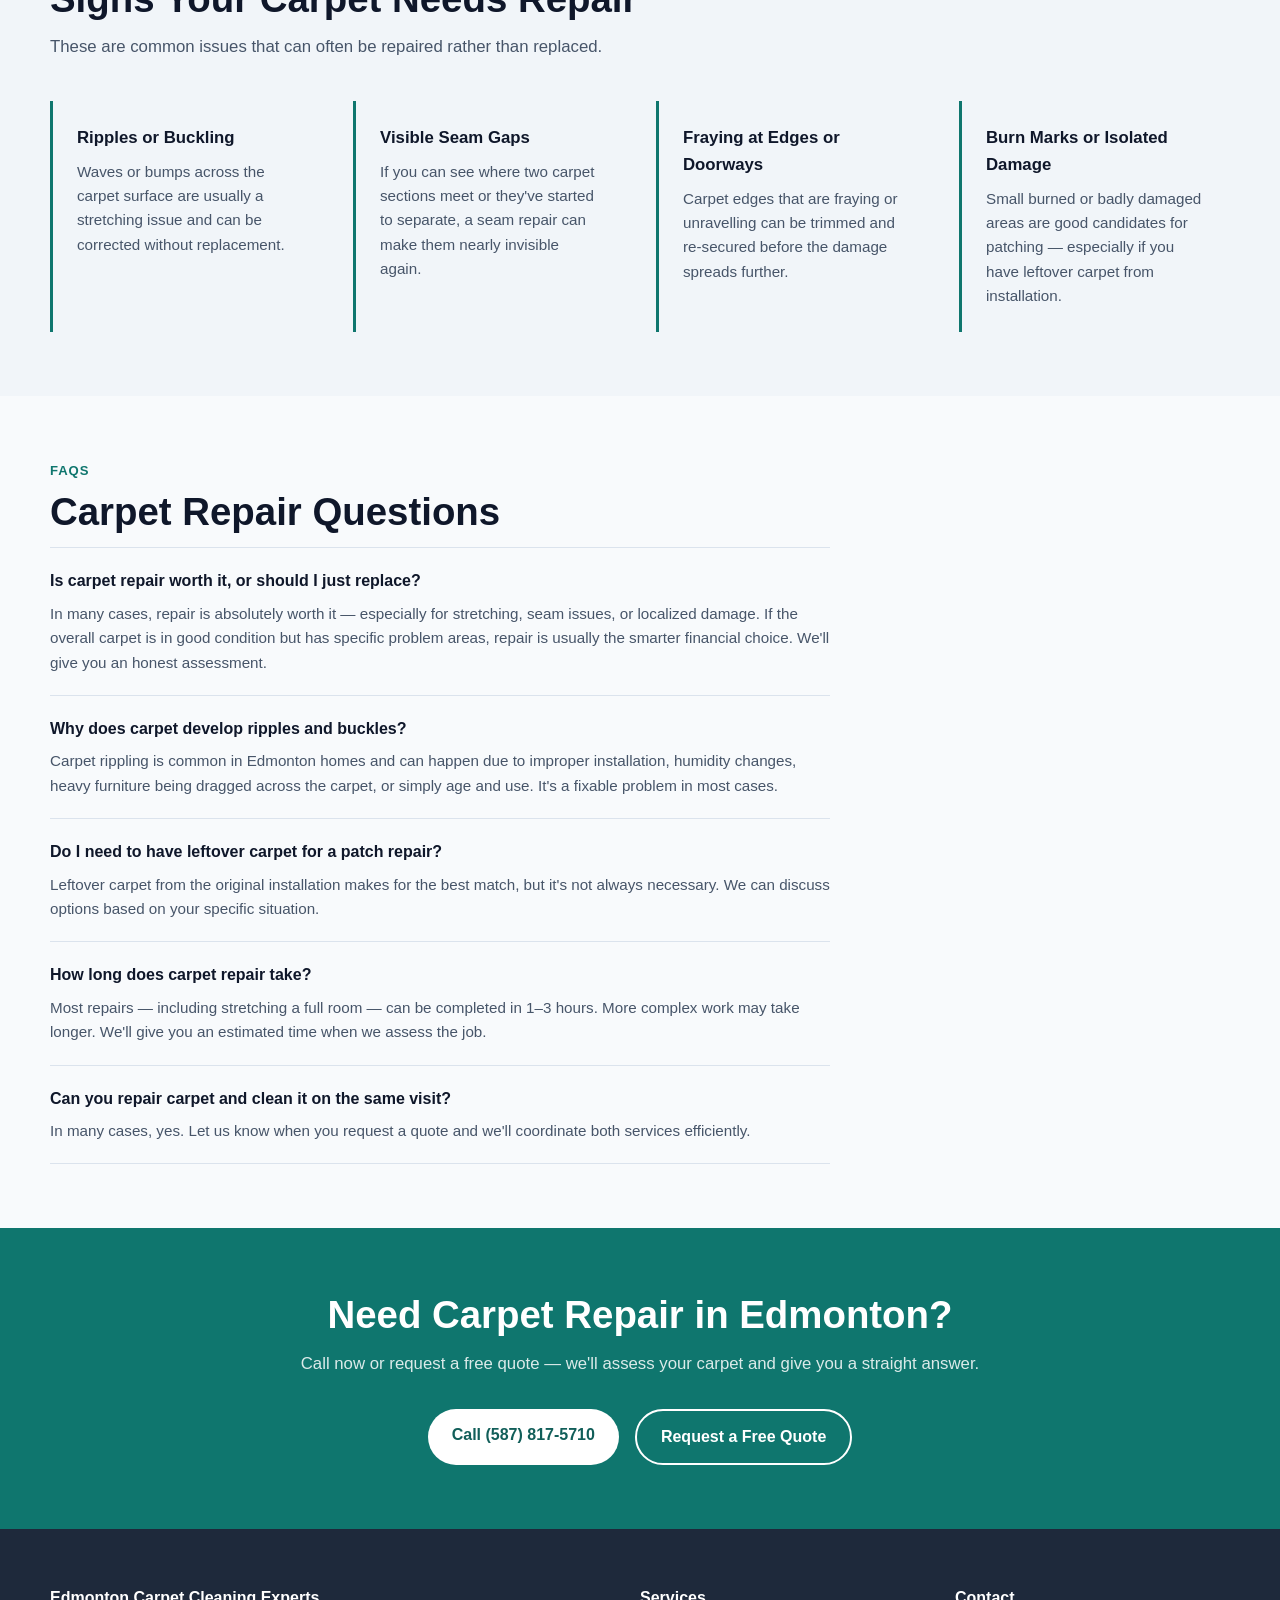
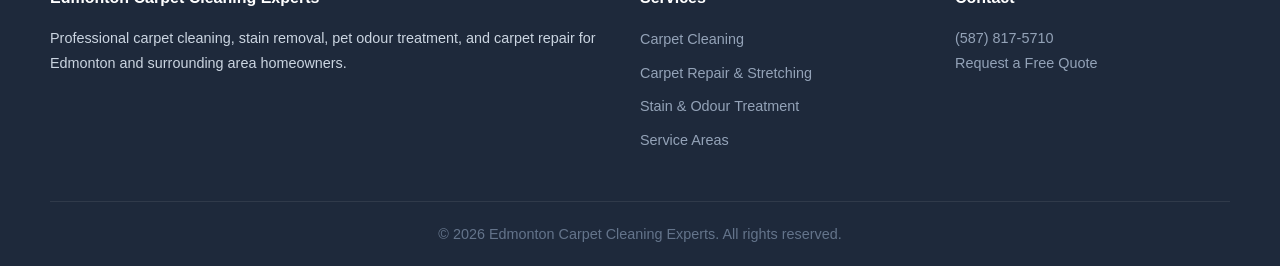
<file: carpet-repair-edmonton.html>
<!DOCTYPE html>
<html lang="en">
<head>
  <meta charset="UTF-8" />
  <meta name="viewport" content="width=device-width, initial-scale=1.0" />
  <title>Carpet Repair Edmonton | Stretching & Seam Repair | Edmonton Carpet Cleaning Experts</title>
  <meta name="description" content="Professional carpet repair and stretching in Edmonton. Fix ripples, loose carpet, frayed seams, and damaged areas. Edmonton Carpet Cleaning Experts — get a free quote." />
  <meta name="robots" content="index, follow" />
  <link rel="canonical" href="https://www.edmontoncarpetexperts.ca/carpet-repair-edmonton.html" />
  <link rel="stylesheet" href="styles.css" />

  <script type="application/ld+json">
  {
    "@context": "https://schema.org",
    "@type": "Service",
    "serviceType": "Carpet Repair",
    "provider": {
      "@type": "LocalBusiness",
      "name": "Edmonton Carpet Cleaning Experts",
      "telephone": "+15878175710",
      "areaServed": "Edmonton"
    },
    "description": "Professional carpet repair, stretching, and seam repair services for Edmonton homeowners.",
    "areaServed": "Edmonton, Alberta"
  }
  </script>
</head>
<body>

  <header class="site-header">
    <div class="container nav">
      <div class="logo">
        <a href="index.html">Edmonton Carpet Cleaning Experts</a>
      </div>
      <button class="nav-toggle" aria-label="Toggle navigation" aria-expanded="false">☰</button>
      <nav class="main-nav">
        <a href="index.html">Home</a>
        <a href="carpet-cleaning-edmonton.html">Carpet Cleaning</a>
        <a href="carpet-repair-edmonton.html">Carpet Repair</a>
        <a href="service-areas.html">Service Areas</a>
        <a href="contact.html">Contact</a>
      </nav>
      <a class="phone-button" href="tel:+15878175710">(587) 817-5710</a>
    </div>
  </header>

  <main>

    <!-- Page Hero -->
    <section class="page-hero">
      <div class="container">
        <div class="breadcrumb">
          <a href="index.html">Home</a><span>›</span> Carpet Repair Edmonton
        </div>
        <p class="eyebrow">Carpet Repair — Edmonton &amp; Area</p>
        <h1>Carpet Repair &amp; Stretching in Edmonton</h1>
        <p>Ripples, loose sections, frayed seams, and damaged carpet don't need to mean a full replacement. We repair and restore carpets for Edmonton homeowners — saving you time and money.</p>
        <div class="hero-actions">
          <a class="btn btn-primary" href="tel:+15878175710">Call Now</a>
          <a class="btn btn-secondary" href="contact.html">Request a Free Quote</a>
        </div>
      </div>
    </section>

    <!-- Repair Services -->
    <section>
      <div class="container">
        <p class="section-label">Repair Services</p>
        <h2>Carpet Repair Services We Offer</h2>
        <p class="section-intro">
          We handle the most common carpet repair issues Edmonton homeowners deal with — from
          rippling and buckling to seam damage and localized repairs.
        </p>
        <div class="cards">
          <article class="card">
            <div class="card-icon">〰️</div>
            <h3>Carpet Stretching</h3>
            <p>Ripples and buckles are a tripping hazard and look bad. We re-stretch loose carpet back tight to the tack strips, restoring a smooth, flat surface throughout the room.</p>
          </article>
          <article class="card">
            <div class="card-icon">✂️</div>
            <h3>Seam Repair</h3>
            <p>Carpet seams can separate over time, especially in high-traffic areas. We repair split or frayed seams so they lay flat and are virtually invisible.</p>
          </article>
          <article class="card">
            <div class="card-icon">🔲</div>
            <h3>Patch Repair</h3>
            <p>Burned areas, severe stains, or localized damage can often be patched using matching carpet. A well-done patch is far more cost-effective than replacing the whole floor.</p>
          </article>
          <article class="card">
            <div class="card-icon">🚪</div>
            <h3>Doorway &amp; Transition Repair</h3>
            <p>Carpet at doorways and transitions between rooms often takes extra wear. We re-tuck, trim, and secure carpet edges for a clean, safe finish.</p>
          </article>
          <article class="card">
            <div class="card-icon">📐</div>
            <h3>Re-Installation</h3>
            <p>Carpet that has come completely away from tack strips or shifted significantly can be properly re-installed rather than replaced — often at a fraction of the cost.</p>
          </article>
          <article class="card">
            <div class="card-icon">🔍</div>
            <h3>Carpet Assessment</h3>
            <p>Not sure if your carpet can be repaired or if replacement is the better option? We'll assess the situation honestly and give you a clear recommendation.</p>
          </article>
        </div>
      </div>
    </section>

    <!-- Signs You Need Repair -->
    <section class="alt-bg">
      <div class="container">
        <p class="section-label">Is Repair Right for You?</p>
        <h2>Signs Your Carpet Needs Repair</h2>
        <p class="section-intro">These are common issues that can often be repaired rather than replaced.</p>
        <div class="features">
          <div class="feature">
            <h3>Ripples or Buckling</h3>
            <p>Waves or bumps across the carpet surface are usually a stretching issue and can be corrected without replacement.</p>
          </div>
          <div class="feature">
            <h3>Visible Seam Gaps</h3>
            <p>If you can see where two carpet sections meet or they've started to separate, a seam repair can make them nearly invisible again.</p>
          </div>
          <div class="feature">
            <h3>Fraying at Edges or Doorways</h3>
            <p>Carpet edges that are fraying or unravelling can be trimmed and re-secured before the damage spreads further.</p>
          </div>
          <div class="feature">
            <h3>Burn Marks or Isolated Damage</h3>
            <p>Small burned or badly damaged areas are good candidates for patching — especially if you have leftover carpet from installation.</p>
          </div>
        </div>
      </div>
    </section>

    <!-- FAQ -->
    <section>
      <div class="container">
        <p class="section-label">FAQs</p>
        <h2>Carpet Repair Questions</h2>
        <div class="faq-list">
          <div class="faq-item">
            <h3>Is carpet repair worth it, or should I just replace?</h3>
            <p>In many cases, repair is absolutely worth it — especially for stretching, seam issues, or localized damage. If the overall carpet is in good condition but has specific problem areas, repair is usually the smarter financial choice. We'll give you an honest assessment.</p>
          </div>
          <div class="faq-item">
            <h3>Why does carpet develop ripples and buckles?</h3>
            <p>Carpet rippling is common in Edmonton homes and can happen due to improper installation, humidity changes, heavy furniture being dragged across the carpet, or simply age and use. It's a fixable problem in most cases.</p>
          </div>
          <div class="faq-item">
            <h3>Do I need to have leftover carpet for a patch repair?</h3>
            <p>Leftover carpet from the original installation makes for the best match, but it's not always necessary. We can discuss options based on your specific situation.</p>
          </div>
          <div class="faq-item">
            <h3>How long does carpet repair take?</h3>
            <p>Most repairs — including stretching a full room — can be completed in 1–3 hours. More complex work may take longer. We'll give you an estimated time when we assess the job.</p>
          </div>
          <div class="faq-item">
            <h3>Can you repair carpet and clean it on the same visit?</h3>
            <p>In many cases, yes. Let us know when you request a quote and we'll coordinate both services efficiently.</p>
          </div>
        </div>
      </div>
    </section>

    <!-- CTA -->
    <section class="cta-banner">
      <div class="container">
        <h2>Need Carpet Repair in Edmonton?</h2>
        <p>Call now or request a free quote — we'll assess your carpet and give you a straight answer.</p>
        <div class="cta-actions">
          <a class="btn btn-primary" style="background:#fff; color:var(--primary-dark);" href="tel:+15878175710">Call (587) 817-5710</a>
          <a class="btn btn-secondary" href="contact.html">Request a Free Quote</a>
        </div>
      </div>
    </section>

  </main>

  <footer class="site-footer">
    <div class="container footer-grid">
      <div>
        <h3>Edmonton Carpet Cleaning Experts</h3>
        <p>Professional carpet cleaning, stain removal, pet odour treatment, and carpet repair for Edmonton and surrounding area homeowners.</p>
      </div>
      <div>
        <h3>Services</h3>
        <ul>
          <li><a href="carpet-cleaning-edmonton.html">Carpet Cleaning</a></li>
          <li><a href="carpet-repair-edmonton.html">Carpet Repair &amp; Stretching</a></li>
          <li><a href="contact.html">Stain &amp; Odour Treatment</a></li>
          <li><a href="service-areas.html">Service Areas</a></li>
        </ul>
      </div>
      <div>
        <h3>Contact</h3>
        <p><a href="tel:+15878175710">(587) 817-5710</a></p>
        <p><a href="contact.html">Request a Free Quote</a></p>
      </div>
    </div>
    <div class="container footer-bottom">
      <p>&copy; 2026 Edmonton Carpet Cleaning Experts. All rights reserved.</p>
    </div>
  </footer>

  <script src="script.js"></script>
</body>
</html>
</file>
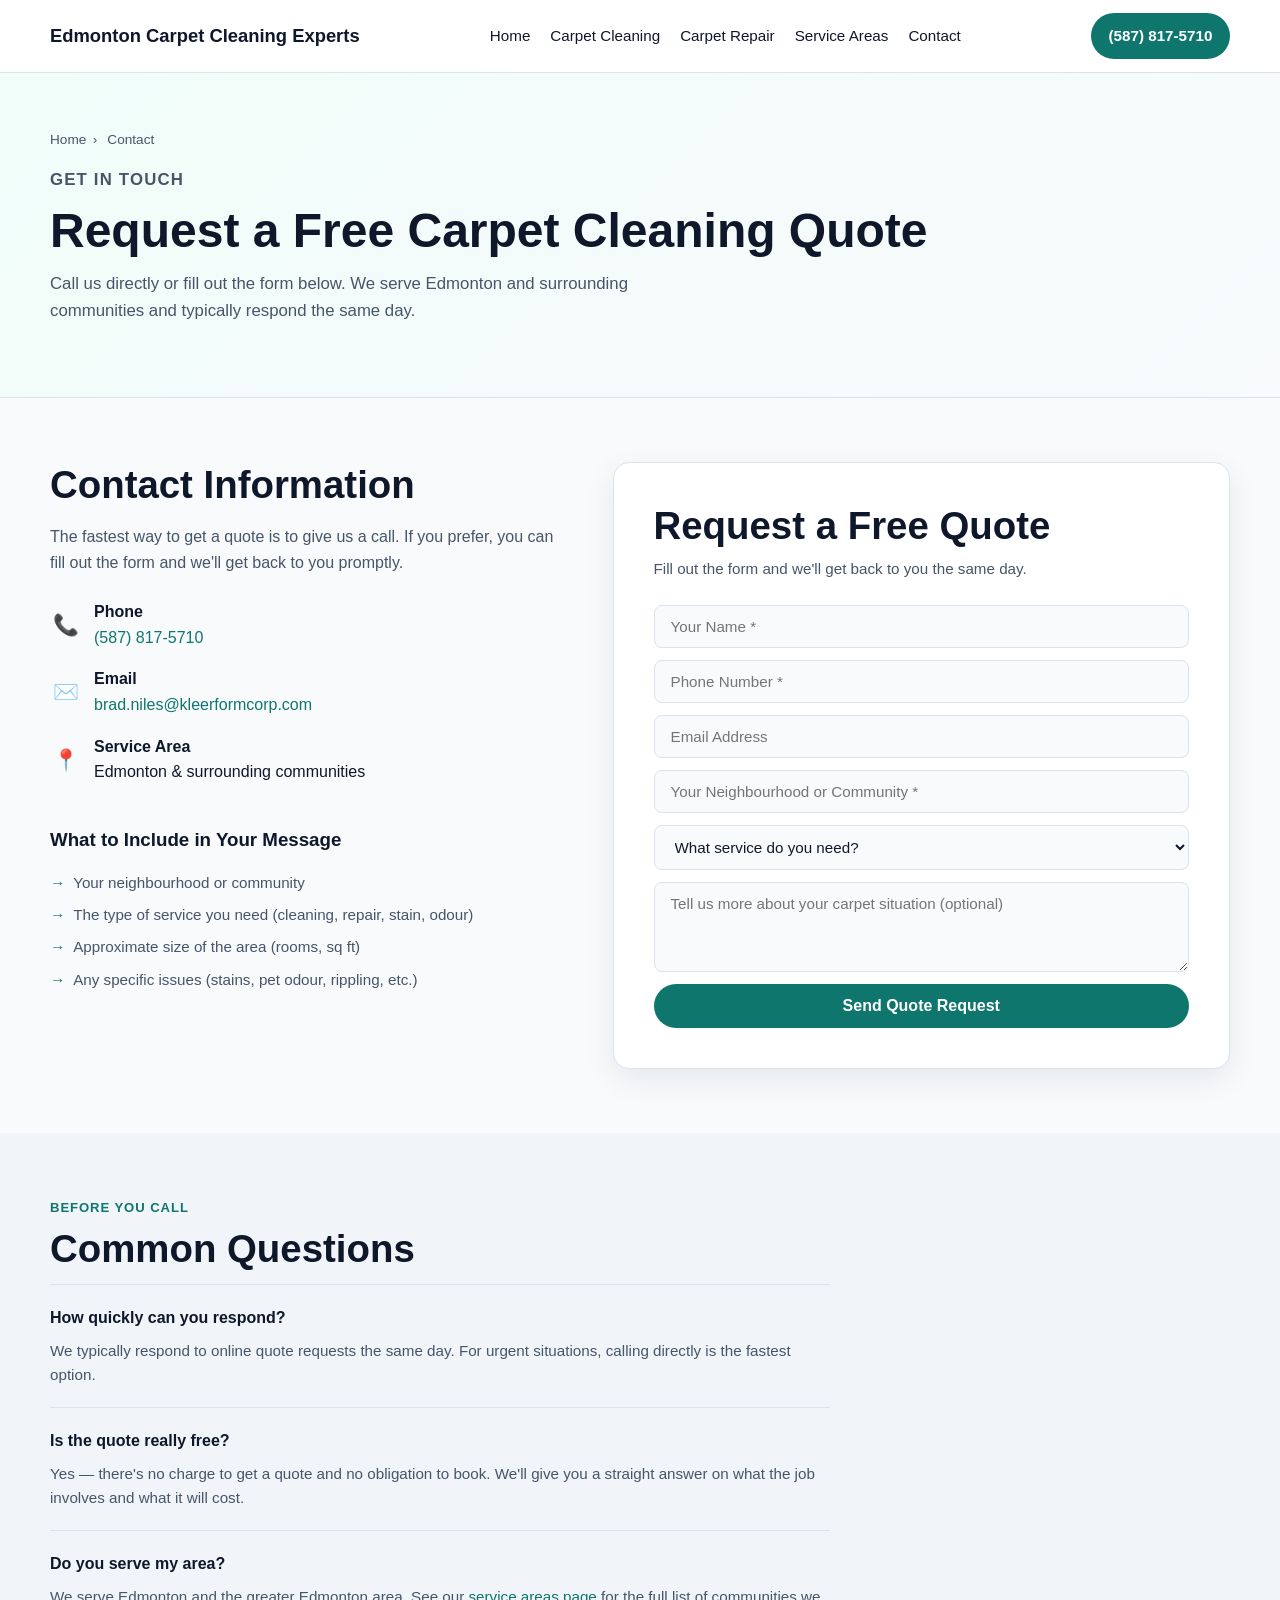
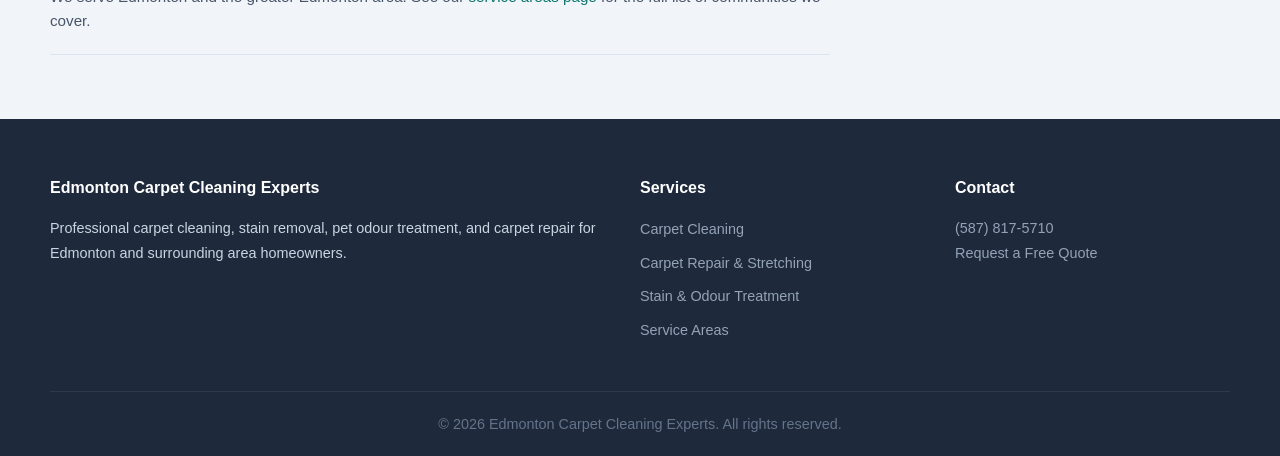
<file: contact.html>
<!DOCTYPE html>
<html lang="en">
<head>
  <meta charset="UTF-8" />
  <meta name="viewport" content="width=device-width, initial-scale=1.0" />
  <title>Contact Us | Free Carpet Cleaning Quote Edmonton | Edmonton Carpet Cleaning Experts</title>
  <meta name="description" content="Request a free carpet cleaning quote in Edmonton. Call Edmonton Carpet Cleaning Experts or fill out our online form. We serve Edmonton and surrounding communities." />
  <meta name="robots" content="index, follow" />
  <link rel="canonical" href="https://www.edmontoncarpetexperts.ca/contact.html" />
  <link rel="stylesheet" href="styles.css" />
</head>
<body>

  <header class="site-header">
    <div class="container nav">
      <div class="logo">
        <a href="index.html">Edmonton Carpet Cleaning Experts</a>
      </div>
      <button class="nav-toggle" aria-label="Toggle navigation" aria-expanded="false">☰</button>
      <nav class="main-nav">
        <a href="index.html">Home</a>
        <a href="carpet-cleaning-edmonton.html">Carpet Cleaning</a>
        <a href="carpet-repair-edmonton.html">Carpet Repair</a>
        <a href="service-areas.html">Service Areas</a>
        <a href="contact.html">Contact</a>
      </nav>
      <a class="phone-button" href="tel:+15878175710">(587) 817-5710</a>
    </div>
  </header>

  <main>

    <!-- Page Hero -->
    <section class="page-hero">
      <div class="container">
        <div class="breadcrumb">
          <a href="index.html">Home</a><span>›</span> Contact
        </div>
        <p class="eyebrow">Get in Touch</p>
        <h1>Request a Free Carpet Cleaning Quote</h1>
        <p>Call us directly or fill out the form below. We serve Edmonton and surrounding communities and typically respond the same day.</p>
      </div>
    </section>

    <!-- Contact Grid -->
    <section>
      <div class="container contact-grid">

        <!-- Left: Info -->
        <div class="contact-info">
          <h2>Contact Information</h2>
          <p>The fastest way to get a quote is to give us a call. If you prefer, you can fill out the form and we'll get back to you promptly.</p>

          <div class="contact-detail">
            <span class="icon">📞</span>
            <div>
              <strong>Phone</strong><br />
              <a href="tel:+15878175710">(587) 817-5710</a>
            </div>
          </div>

          <div class="contact-detail">
            <span class="icon">✉️</span>
            <div>
              <strong>Email</strong><br />
              <a href="mailto:brad.niles@kleerformcorp.com">brad.niles@kleerformcorp.com</a>
            </div>
          </div>

          <div class="contact-detail">
            <span class="icon">📍</span>
            <div>
              <strong>Service Area</strong><br />
              Edmonton &amp; surrounding communities
            </div>
          </div>

          <div style="margin-top: 2.5rem;">
            <h3 style="margin-bottom: 1rem;">What to Include in Your Message</h3>
            <ul style="display: flex; flex-direction: column; gap: 0.5rem;">
              <li style="color: var(--muted); font-size: 0.95rem; display: flex; gap: 0.5rem; align-items: flex-start;"><span style="color: var(--primary); font-weight:700;">→</span> Your neighbourhood or community</li>
              <li style="color: var(--muted); font-size: 0.95rem; display: flex; gap: 0.5rem; align-items: flex-start;"><span style="color: var(--primary); font-weight:700;">→</span> The type of service you need (cleaning, repair, stain, odour)</li>
              <li style="color: var(--muted); font-size: 0.95rem; display: flex; gap: 0.5rem; align-items: flex-start;"><span style="color: var(--primary); font-weight:700;">→</span> Approximate size of the area (rooms, sq ft)</li>
              <li style="color: var(--muted); font-size: 0.95rem; display: flex; gap: 0.5rem; align-items: flex-start;"><span style="color: var(--primary); font-weight:700;">→</span> Any specific issues (stains, pet odour, rippling, etc.)</li>
            </ul>
          </div>
        </div>

        <!-- Right: Form -->
        <div class="form-card">
          <h2>Request a Free Quote</h2>
          <p>Fill out the form and we'll get back to you the same day.</p>
          <form class="quote-form contact-form" name="contact-quote" method="POST" data-netlify="true" netlify-honeypot="bot-field" action="/thank-you.html">
            <input type="hidden" name="form-name" value="contact-quote" />
            <input type="hidden" name="_subject" value="New Quote Request — Edmonton Carpet Cleaning Experts" />
            <p style="display:none"><input name="bot-field" /></p>

            <input type="text" name="name" placeholder="Your Name *" required />
            <input type="tel" name="phone" placeholder="Phone Number *" required />
            <input type="email" name="email" placeholder="Email Address" />
            <input type="text" name="location" placeholder="Your Neighbourhood or Community *" required />

            <select name="service">
              <option value="" disabled selected>What service do you need?</option>
              <option value="carpet-cleaning">Carpet Cleaning</option>
              <option value="stain-removal">Stain Removal</option>
              <option value="pet-odour">Pet Odour Treatment</option>
              <option value="carpet-repair">Carpet Repair / Stretching</option>
              <option value="multiple">Multiple Services</option>
              <option value="unsure">Not Sure — Need Assessment</option>
            </select>

            <textarea name="message" placeholder="Tell us more about your carpet situation (optional)"></textarea>
            <button type="submit" class="btn btn-primary">Send Quote Request</button>
            <div class="form-success">Thanks! We'll be in touch shortly.</div>
          </form>
        </div>

      </div>
    </section>

    <!-- FAQ -->
    <section class="alt-bg">
      <div class="container">
        <p class="section-label">Before You Call</p>
        <h2>Common Questions</h2>
        <div class="faq-list">
          <div class="faq-item">
            <h3>How quickly can you respond?</h3>
            <p>We typically respond to online quote requests the same day. For urgent situations, calling directly is the fastest option.</p>
          </div>
          <div class="faq-item">
            <h3>Is the quote really free?</h3>
            <p>Yes — there's no charge to get a quote and no obligation to book. We'll give you a straight answer on what the job involves and what it will cost.</p>
          </div>
          <div class="faq-item">
            <h3>Do you serve my area?</h3>
            <p>We serve Edmonton and the greater Edmonton area. See our <a href="service-areas.html">service areas page</a> for the full list of communities we cover.</p>
          </div>
        </div>
      </div>
    </section>

  </main>

  <footer class="site-footer">
    <div class="container footer-grid">
      <div>
        <h3>Edmonton Carpet Cleaning Experts</h3>
        <p>Professional carpet cleaning, stain removal, pet odour treatment, and carpet repair for Edmonton and surrounding area homeowners.</p>
      </div>
      <div>
        <h3>Services</h3>
        <ul>
          <li><a href="carpet-cleaning-edmonton.html">Carpet Cleaning</a></li>
          <li><a href="carpet-repair-edmonton.html">Carpet Repair &amp; Stretching</a></li>
          <li><a href="contact.html">Stain &amp; Odour Treatment</a></li>
          <li><a href="service-areas.html">Service Areas</a></li>
        </ul>
      </div>
      <div>
        <h3>Contact</h3>
        <p><a href="tel:+15878175710">(587) 817-5710</a></p>
        <p><a href="contact.html">Request a Free Quote</a></p>
      </div>
    </div>
    <div class="container footer-bottom">
      <p>&copy; 2026 Edmonton Carpet Cleaning Experts. All rights reserved.</p>
    </div>
  </footer>

  <script src="script.js"></script>
</body>
</html>
</file>
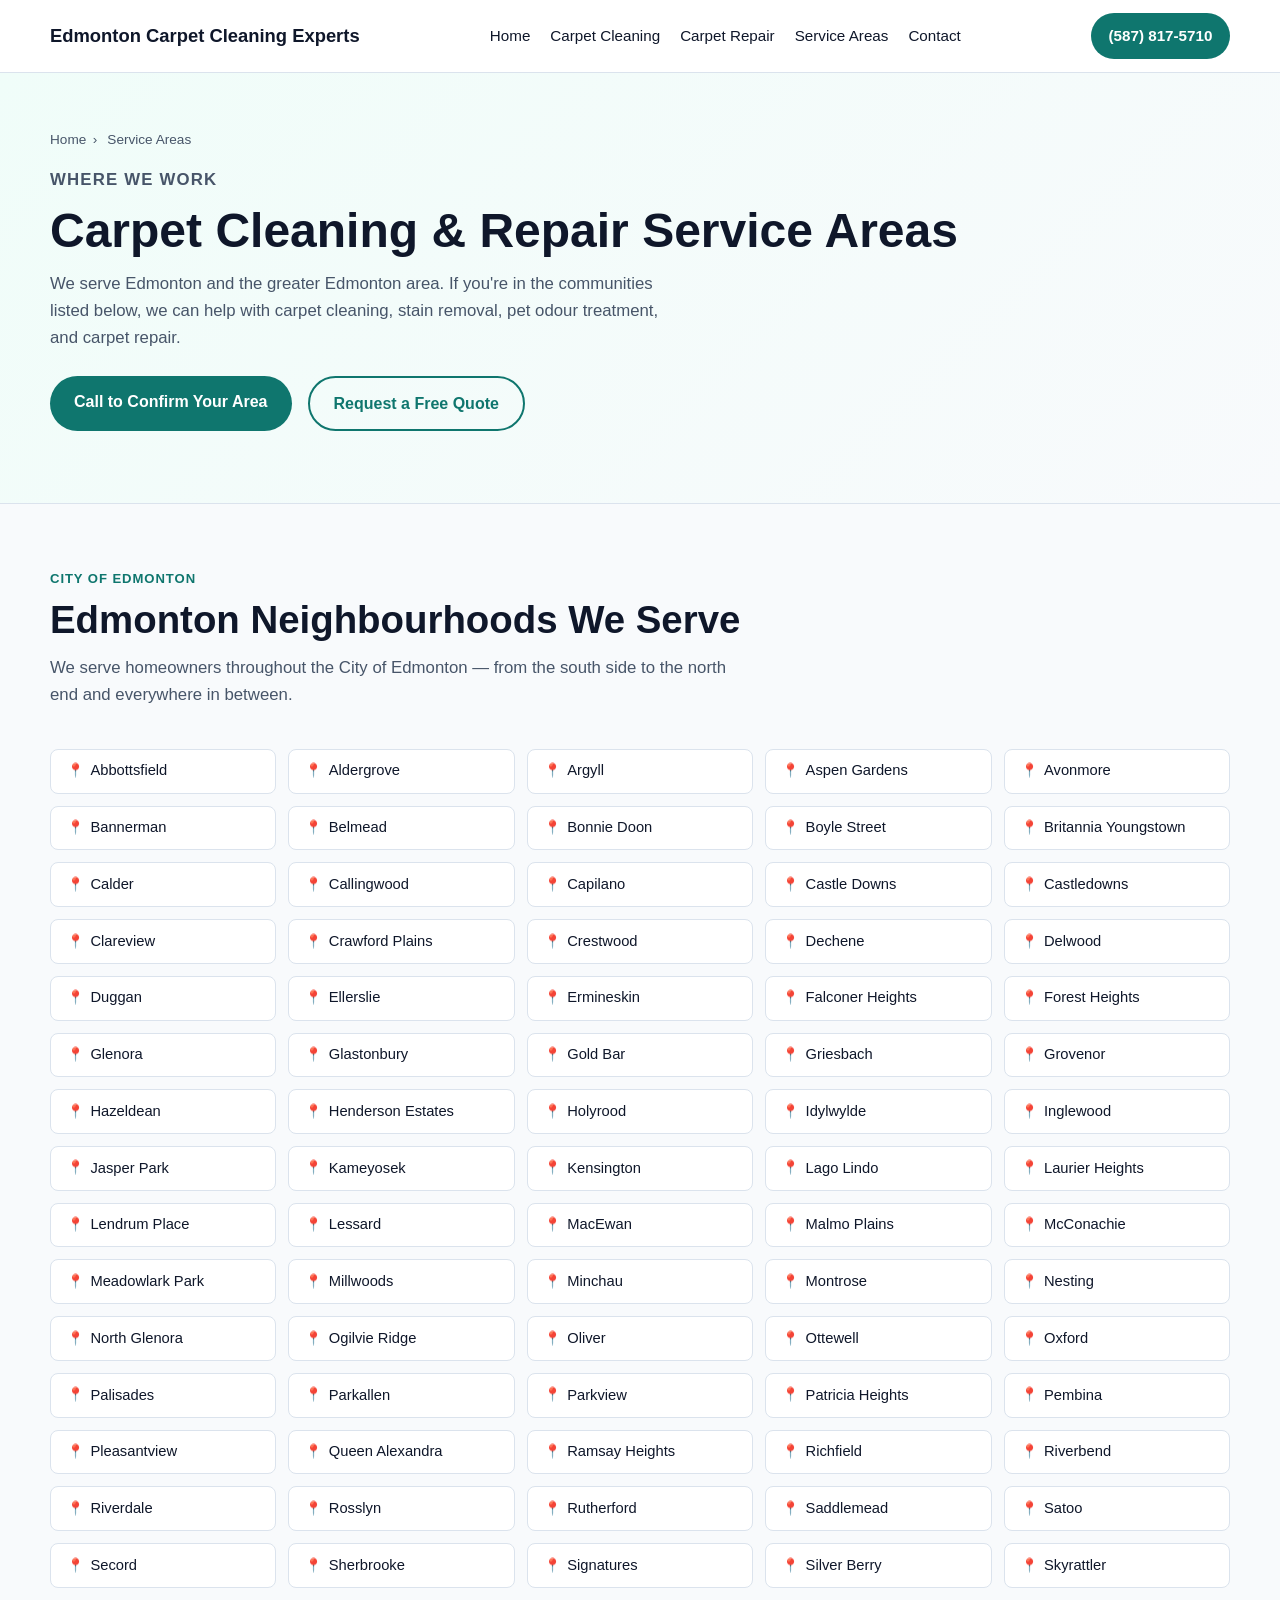
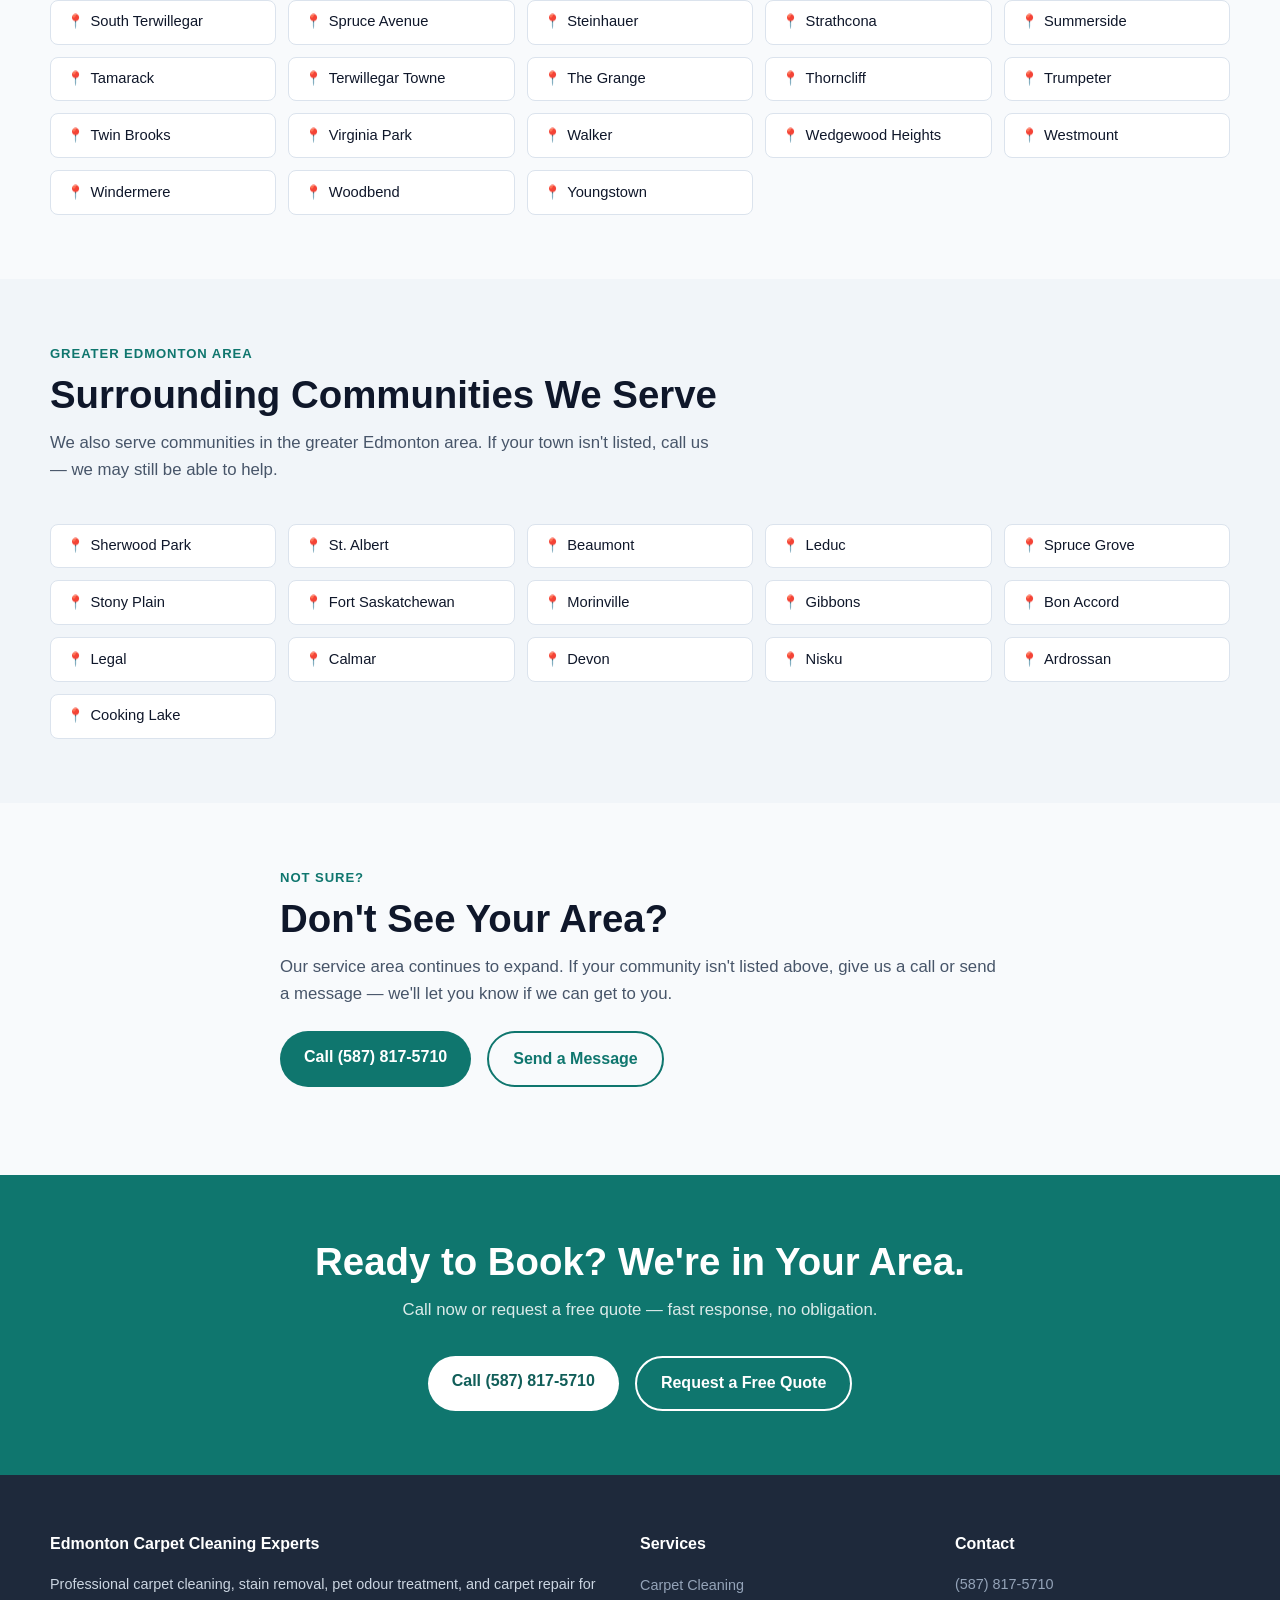
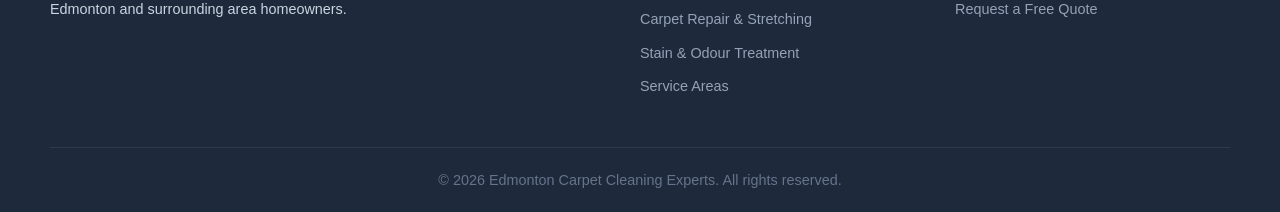
<file: service-areas.html>
<!DOCTYPE html>
<html lang="en">
<head>
  <meta charset="UTF-8" />
  <meta name="viewport" content="width=device-width, initial-scale=1.0" />
  <title>Carpet Cleaning Service Areas | Edmonton & Surrounding Area | Edmonton Carpet Cleaning Experts</title>
  <meta name="description" content="Edmonton Carpet Cleaning Experts serves Edmonton and surrounding communities including Sherwood Park, St. Albert, Beaumont, Leduc, Spruce Grove, and more. Check your area." />
  <meta name="robots" content="index, follow" />
  <link rel="canonical" href="https://www.edmontoncarpetexperts.ca/service-areas.html" />
  <link rel="stylesheet" href="styles.css" />

  <script type="application/ld+json">
  {
    "@context": "https://schema.org",
    "@type": "LocalBusiness",
    "name": "Edmonton Carpet Cleaning Experts",
    "telephone": "+15878175710",
    "areaServed": [
      "Edmonton", "Sherwood Park", "St. Albert", "Beaumont", "Leduc",
      "Spruce Grove", "Stony Plain", "Fort Saskatchewan", "Morinville",
      "Gibbons", "Bon Accord", "Legal", "Calmar", "Devon",
      "Nisku", "Ardrossan", "Cooking Lake", "Tofield", "Vegreville"
    ]
  }
  </script>
</head>
<body>

  <header class="site-header">
    <div class="container nav">
      <div class="logo">
        <a href="index.html">Edmonton Carpet Cleaning Experts</a>
      </div>
      <button class="nav-toggle" aria-label="Toggle navigation" aria-expanded="false">☰</button>
      <nav class="main-nav">
        <a href="index.html">Home</a>
        <a href="carpet-cleaning-edmonton.html">Carpet Cleaning</a>
        <a href="carpet-repair-edmonton.html">Carpet Repair</a>
        <a href="service-areas.html">Service Areas</a>
        <a href="contact.html">Contact</a>
      </nav>
      <a class="phone-button" href="tel:+15878175710">(587) 817-5710</a>
    </div>
  </header>

  <main>

    <!-- Page Hero -->
    <section class="page-hero">
      <div class="container">
        <div class="breadcrumb">
          <a href="index.html">Home</a><span>›</span> Service Areas
        </div>
        <p class="eyebrow">Where We Work</p>
        <h1>Carpet Cleaning &amp; Repair Service Areas</h1>
        <p>We serve Edmonton and the greater Edmonton area. If you're in the communities listed below, we can help with carpet cleaning, stain removal, pet odour treatment, and carpet repair.</p>
        <div class="hero-actions">
          <a class="btn btn-primary" href="tel:+15878175710">Call to Confirm Your Area</a>
          <a class="btn btn-secondary" href="contact.html">Request a Free Quote</a>
        </div>
      </div>
    </section>

    <!-- Edmonton Neighbourhoods -->
    <section>
      <div class="container">
        <p class="section-label">City of Edmonton</p>
        <h2>Edmonton Neighbourhoods We Serve</h2>
        <p class="section-intro">We serve homeowners throughout the City of Edmonton — from the south side to the north end and everywhere in between.</p>
        <div class="areas-grid">
          <div class="area-tag">Abbottsfield</div>
          <div class="area-tag">Aldergrove</div>
          <div class="area-tag">Argyll</div>
          <div class="area-tag">Aspen Gardens</div>
          <div class="area-tag">Avonmore</div>
          <div class="area-tag">Bannerman</div>
          <div class="area-tag">Belmead</div>
          <div class="area-tag">Bonnie Doon</div>
          <div class="area-tag">Boyle Street</div>
          <div class="area-tag">Britannia Youngstown</div>
          <div class="area-tag">Calder</div>
          <div class="area-tag">Callingwood</div>
          <div class="area-tag">Capilano</div>
          <div class="area-tag">Castle Downs</div>
          <div class="area-tag">Castledowns</div>
          <div class="area-tag">Clareview</div>
          <div class="area-tag">Crawford Plains</div>
          <div class="area-tag">Crestwood</div>
          <div class="area-tag">Dechene</div>
          <div class="area-tag">Delwood</div>
          <div class="area-tag">Duggan</div>
          <div class="area-tag">Ellerslie</div>
          <div class="area-tag">Ermineskin</div>
          <div class="area-tag">Falconer Heights</div>
          <div class="area-tag">Forest Heights</div>
          <div class="area-tag">Glenora</div>
          <div class="area-tag">Glastonbury</div>
          <div class="area-tag">Gold Bar</div>
          <div class="area-tag">Griesbach</div>
          <div class="area-tag">Grovenor</div>
          <div class="area-tag">Hazeldean</div>
          <div class="area-tag">Henderson Estates</div>
          <div class="area-tag">Holyrood</div>
          <div class="area-tag">Idylwylde</div>
          <div class="area-tag">Inglewood</div>
          <div class="area-tag">Jasper Park</div>
          <div class="area-tag">Kameyosek</div>
          <div class="area-tag">Kensington</div>
          <div class="area-tag">Lago Lindo</div>
          <div class="area-tag">Laurier Heights</div>
          <div class="area-tag">Lendrum Place</div>
          <div class="area-tag">Lessard</div>
          <div class="area-tag">MacEwan</div>
          <div class="area-tag">Malmo Plains</div>
          <div class="area-tag">McConachie</div>
          <div class="area-tag">Meadowlark Park</div>
          <div class="area-tag">Millwoods</div>
          <div class="area-tag">Minchau</div>
          <div class="area-tag">Montrose</div>
          <div class="area-tag">Nesting</div>
          <div class="area-tag">North Glenora</div>
          <div class="area-tag">Ogilvie Ridge</div>
          <div class="area-tag">Oliver</div>
          <div class="area-tag">Ottewell</div>
          <div class="area-tag">Oxford</div>
          <div class="area-tag">Palisades</div>
          <div class="area-tag">Parkallen</div>
          <div class="area-tag">Parkview</div>
          <div class="area-tag">Patricia Heights</div>
          <div class="area-tag">Pembina</div>
          <div class="area-tag">Pleasantview</div>
          <div class="area-tag">Queen Alexandra</div>
          <div class="area-tag">Ramsay Heights</div>
          <div class="area-tag">Richfield</div>
          <div class="area-tag">Riverbend</div>
          <div class="area-tag">Riverdale</div>
          <div class="area-tag">Rosslyn</div>
          <div class="area-tag">Rutherford</div>
          <div class="area-tag">Saddlemead</div>
          <div class="area-tag">Satoo</div>
          <div class="area-tag">Secord</div>
          <div class="area-tag">Sherbrooke</div>
          <div class="area-tag">Signatures</div>
          <div class="area-tag">Silver Berry</div>
          <div class="area-tag">Skyrattler</div>
          <div class="area-tag">South Terwillegar</div>
          <div class="area-tag">Spruce Avenue</div>
          <div class="area-tag">Steinhauer</div>
          <div class="area-tag">Strathcona</div>
          <div class="area-tag">Summerside</div>
          <div class="area-tag">Tamarack</div>
          <div class="area-tag">Terwillegar Towne</div>
          <div class="area-tag">The Grange</div>
          <div class="area-tag">Thorncliff</div>
          <div class="area-tag">Trumpeter</div>
          <div class="area-tag">Twin Brooks</div>
          <div class="area-tag">Virginia Park</div>
          <div class="area-tag">Walker</div>
          <div class="area-tag">Wedgewood Heights</div>
          <div class="area-tag">Westmount</div>
          <div class="area-tag">Windermere</div>
          <div class="area-tag">Woodbend</div>
          <div class="area-tag">Youngstown</div>
        </div>
      </div>
    </section>

    <!-- Surrounding Communities -->
    <section class="alt-bg">
      <div class="container">
        <p class="section-label">Greater Edmonton Area</p>
        <h2>Surrounding Communities We Serve</h2>
        <p class="section-intro">We also serve communities in the greater Edmonton area. If your town isn't listed, call us — we may still be able to help.</p>
        <div class="areas-grid">
          <div class="area-tag">Sherwood Park</div>
          <div class="area-tag">St. Albert</div>
          <div class="area-tag">Beaumont</div>
          <div class="area-tag">Leduc</div>
          <div class="area-tag">Spruce Grove</div>
          <div class="area-tag">Stony Plain</div>
          <div class="area-tag">Fort Saskatchewan</div>
          <div class="area-tag">Morinville</div>
          <div class="area-tag">Gibbons</div>
          <div class="area-tag">Bon Accord</div>
          <div class="area-tag">Legal</div>
          <div class="area-tag">Calmar</div>
          <div class="area-tag">Devon</div>
          <div class="area-tag">Nisku</div>
          <div class="area-tag">Ardrossan</div>
          <div class="area-tag">Cooking Lake</div>
        </div>
      </div>
    </section>

    <!-- Not Sure -->
    <section>
      <div class="container" style="max-width: 720px;">
        <p class="section-label">Not Sure?</p>
        <h2>Don't See Your Area?</h2>
        <p style="color: var(--muted); margin-bottom: 1.5rem; font-size: 1.05rem;">
          Our service area continues to expand. If your community isn't listed above, give us a call
          or send a message — we'll let you know if we can get to you.
        </p>
        <div class="hero-actions">
          <a class="btn btn-primary" href="tel:+15878175710">Call (587) 817-5710</a>
          <a class="btn btn-secondary" href="contact.html">Send a Message</a>
        </div>
      </div>
    </section>

    <!-- CTA -->
    <section class="cta-banner">
      <div class="container">
        <h2>Ready to Book? We're in Your Area.</h2>
        <p>Call now or request a free quote — fast response, no obligation.</p>
        <div class="cta-actions">
          <a class="btn btn-primary" style="background:#fff; color:var(--primary-dark);" href="tel:+15878175710">Call (587) 817-5710</a>
          <a class="btn btn-secondary" href="contact.html">Request a Free Quote</a>
        </div>
      </div>
    </section>

  </main>

  <footer class="site-footer">
    <div class="container footer-grid">
      <div>
        <h3>Edmonton Carpet Cleaning Experts</h3>
        <p>Professional carpet cleaning, stain removal, pet odour treatment, and carpet repair for Edmonton and surrounding area homeowners.</p>
      </div>
      <div>
        <h3>Services</h3>
        <ul>
          <li><a href="carpet-cleaning-edmonton.html">Carpet Cleaning</a></li>
          <li><a href="carpet-repair-edmonton.html">Carpet Repair &amp; Stretching</a></li>
          <li><a href="contact.html">Stain &amp; Odour Treatment</a></li>
          <li><a href="service-areas.html">Service Areas</a></li>
        </ul>
      </div>
      <div>
        <h3>Contact</h3>
        <p><a href="tel:+15878175710">(587) 817-5710</a></p>
        <p><a href="contact.html">Request a Free Quote</a></p>
      </div>
    </div>
    <div class="container footer-bottom">
      <p>&copy; 2026 Edmonton Carpet Cleaning Experts. All rights reserved.</p>
    </div>
  </footer>

  <script src="script.js"></script>
</body>
</html>
</file>
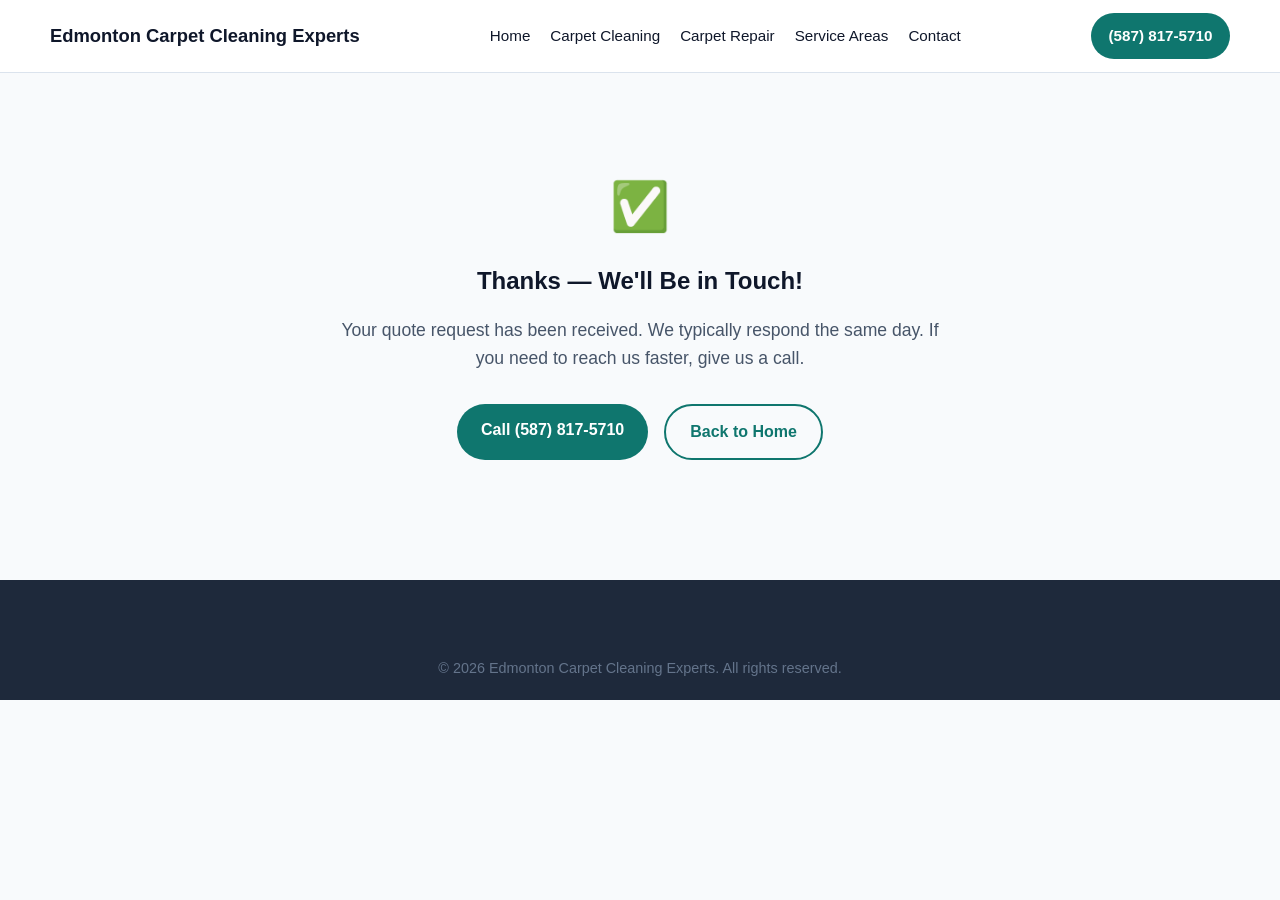
<file: thank-you.html>
<!DOCTYPE html>
<html lang="en">
<head>
  <meta charset="UTF-8" />
  <meta name="viewport" content="width=device-width, initial-scale=1.0" />
  <title>Thank You | Edmonton Carpet Cleaning Experts</title>
  <meta name="robots" content="noindex, nofollow" />
  <link rel="stylesheet" href="styles.css" />
</head>
<body>
  <header class="site-header">
    <div class="container nav">
      <div class="logo">
        <a href="index.html">Edmonton Carpet Cleaning Experts</a>
      </div>
      <button class="nav-toggle" aria-label="Toggle navigation" aria-expanded="false">☰</button>
      <nav class="main-nav">
        <a href="index.html">Home</a>
        <a href="carpet-cleaning-edmonton.html">Carpet Cleaning</a>
        <a href="carpet-repair-edmonton.html">Carpet Repair</a>
        <a href="service-areas.html">Service Areas</a>
        <a href="contact.html">Contact</a>
      </nav>
      <a class="phone-button" href="tel:+15878175710">(587) 817-5710</a>
    </div>
  </header>
  <main>
    <section style="padding: 6rem 0; text-align: center;">
      <div class="container" style="max-width: 600px;">
        <div style="font-size: 3rem; margin-bottom: 1rem;">✅</div>
        <h1 style="margin-bottom: 1rem;">Thanks — We'll Be in Touch!</h1>
        <p style="color: var(--muted); font-size: 1.1rem; margin-bottom: 2rem;">Your quote request has been received. We typically respond the same day. If you need to reach us faster, give us a call.</p>
        <div class="hero-actions" style="justify-content: center;">
          <a class="btn btn-primary" href="tel:+15878175710">Call (587) 817-5710</a>
          <a class="btn btn-secondary" href="index.html">Back to Home</a>
        </div>
      </div>
    </section>
  </main>
  <footer class="site-footer">
    <div class="container footer-bottom">
      <p>&copy; 2026 Edmonton Carpet Cleaning Experts. All rights reserved.</p>
    </div>
  </footer>
  <script src="script.js"></script>
</body>
</html>
</file>
<file: styles.css>
/* ============================================================
   Edmonton Carpet Cleaning Experts — Main Stylesheet
   ============================================================ */

*, *::before, *::after {
  box-sizing: border-box;
  margin: 0;
  padding: 0;
}

:root {
  --bg: #f8fafc;
  --surface: #ffffff;
  --surface-soft: #f1f5f9;
  --text: #0f172a;
  --muted: #475569;
  --border: #dbe3ed;
  --primary: #0f766e;
  --primary-dark: #115e59;
  --primary-light: #ccfbf1;
  --secondary: #1e293b;
  --accent: #e2e8f0;
  --shadow: 0 10px 30px rgba(15, 23, 42, 0.08);
  --shadow-sm: 0 2px 8px rgba(15, 23, 42, 0.06);
  --radius: 16px;
  --radius-sm: 8px;
  --max-width: 1180px;
}

body {
  font-family: Arial, Helvetica, sans-serif;
  background: var(--bg);
  color: var(--text);
  line-height: 1.6;
}

a {
  color: var(--primary);
  text-decoration: none;
}

a:hover { text-decoration: underline; }

img { max-width: 100%; display: block; }

ul { list-style: none; }

.container {
  width: min(100% - 2rem, var(--max-width));
  margin: 0 auto;
}

/* ---- Buttons ---- */
.btn {
  display: inline-block;
  padding: 0.8rem 1.5rem;
  border-radius: 999px;
  font-weight: 700;
  font-size: 1rem;
  cursor: pointer;
  border: none;
  transition: background 0.2s, transform 0.1s;
}

.btn:hover { text-decoration: none; transform: translateY(-1px); }

.btn-primary {
  background: var(--primary);
  color: #fff;
}

.btn-primary:hover { background: var(--primary-dark); color: #fff; }

.btn-secondary {
  background: transparent;
  color: var(--primary);
  border: 2px solid var(--primary);
}

.btn-secondary:hover { background: var(--primary-light); }

/* ---- Header / Nav ---- */
.site-header {
  background: var(--surface);
  border-bottom: 1px solid var(--border);
  position: sticky;
  top: 0;
  z-index: 100;
}

.nav {
  display: flex;
  align-items: center;
  justify-content: space-between;
  gap: 1rem;
  min-height: 72px;
  flex-wrap: wrap;
}

.logo a {
  color: var(--text);
  font-size: 1.15rem;
  font-weight: 700;
}

.main-nav {
  display: flex;
  gap: 1.25rem;
  align-items: center;
}

.main-nav a {
  color: var(--text);
  font-size: 0.95rem;
  font-weight: 500;
}

.main-nav a:hover { color: var(--primary); text-decoration: none; }

.phone-button {
  background: var(--primary);
  color: #fff !important;
  padding: 0.65rem 1.1rem;
  border-radius: 999px;
  font-weight: 700;
  white-space: nowrap;
  font-size: 0.95rem;
}

.phone-button:hover {
  background: var(--primary-dark);
  text-decoration: none;
}

/* Mobile hamburger */
.nav-toggle {
  display: none;
  background: none;
  border: none;
  font-size: 1.6rem;
  cursor: pointer;
  color: var(--text);
}

/* ---- Hero ---- */
.hero {
  padding: 5rem 0 4rem;
  background: linear-gradient(135deg, #f0fdf9 0%, #f8fafc 100%);
}

.hero-grid {
  display: grid;
  grid-template-columns: 1.3fr 0.9fr;
  gap: 3rem;
  align-items: start;
}

.eyebrow {
  color: var(--primary);
  font-weight: 700;
  text-transform: uppercase;
  font-size: 0.82rem;
  letter-spacing: 0.07em;
  margin-bottom: 0.75rem;
}

.hero h1 {
  font-size: clamp(2rem, 5vw, 3.4rem);
  line-height: 1.15;
  margin-bottom: 1rem;
}

.hero-text {
  font-size: 1.1rem;
  color: var(--muted);
  margin-bottom: 1.75rem;
}

.hero-actions {
  display: flex;
  gap: 1rem;
  flex-wrap: wrap;
  margin-bottom: 1.5rem;
}

.trust-points {
  display: flex;
  flex-wrap: wrap;
  gap: 0.5rem 1.5rem;
  margin-top: 1rem;
}

.trust-points li {
  font-size: 0.9rem;
  color: var(--muted);
  display: flex;
  align-items: center;
  gap: 0.4rem;
}

.trust-points li::before {
  content: "✓";
  color: var(--primary);
  font-weight: 700;
}

/* ---- Quote Form Card ---- */
.hero-form-card {
  background: var(--surface);
  border: 1px solid var(--border);
  border-radius: var(--radius);
  padding: 2rem;
  box-shadow: var(--shadow);
}

.hero-form-card h2 {
  font-size: 1.3rem;
  margin-bottom: 0.4rem;
}

.hero-form-card p {
  color: var(--muted);
  font-size: 0.95rem;
  margin-bottom: 1.25rem;
}

.quote-form {
  display: flex;
  flex-direction: column;
  gap: 0.75rem;
}

.quote-form input,
.quote-form select,
.quote-form textarea {
  width: 100%;
  padding: 0.75rem 1rem;
  border: 1px solid var(--border);
  border-radius: var(--radius-sm);
  font-size: 0.95rem;
  font-family: inherit;
  background: var(--bg);
  color: var(--text);
  transition: border-color 0.2s;
}

.quote-form input:focus,
.quote-form select:focus,
.quote-form textarea:focus {
  outline: none;
  border-color: var(--primary);
}

.quote-form textarea { resize: vertical; min-height: 90px; }

.quote-form .btn { width: 100%; }

/* ---- Section Defaults ---- */
section { padding: 4rem 0; }

.section-label {
  color: var(--primary);
  font-weight: 700;
  text-transform: uppercase;
  font-size: 0.82rem;
  letter-spacing: 0.07em;
  margin-bottom: 0.5rem;
}

section h2 {
  font-size: clamp(1.6rem, 3vw, 2.4rem);
  margin-bottom: 0.75rem;
  line-height: 1.2;
}

.section-intro {
  color: var(--muted);
  font-size: 1.05rem;
  max-width: 680px;
  margin-bottom: 2.5rem;
}

/* ---- Cards ---- */
.cards {
  display: grid;
  grid-template-columns: repeat(auto-fit, minmax(260px, 1fr));
  gap: 1.5rem;
}

.card {
  background: var(--surface);
  border: 1px solid var(--border);
  border-radius: var(--radius);
  padding: 1.75rem;
  box-shadow: var(--shadow-sm);
  transition: box-shadow 0.2s, transform 0.2s;
}

.card:hover {
  box-shadow: var(--shadow);
  transform: translateY(-2px);
}

.card-icon {
  font-size: 2rem;
  margin-bottom: 0.75rem;
}

.card h3 {
  font-size: 1.15rem;
  margin-bottom: 0.5rem;
}

.card p {
  color: var(--muted);
  font-size: 0.95rem;
  margin-bottom: 1rem;
}

.card a {
  font-weight: 600;
  font-size: 0.9rem;
}

/* ---- Features Grid ---- */
.features {
  display: grid;
  grid-template-columns: repeat(auto-fit, minmax(240px, 1fr));
  gap: 2rem;
}

.feature {
  padding: 1.5rem;
  border-left: 3px solid var(--primary);
}

.feature h3 {
  font-size: 1.05rem;
  margin-bottom: 0.5rem;
}

.feature p {
  color: var(--muted);
  font-size: 0.95rem;
}

/* ---- Why Us / Alt Section ---- */
.alt-bg { background: var(--surface-soft); }

/* ---- Testimonials ---- */
.testimonials { background: var(--surface); }

.testimonial-grid {
  display: grid;
  grid-template-columns: repeat(auto-fit, minmax(280px, 1fr));
  gap: 1.5rem;
}

.testimonial-card {
  background: var(--bg);
  border: 1px solid var(--border);
  border-radius: var(--radius);
  padding: 1.75rem;
}

.stars {
  color: #f59e0b;
  font-size: 1.1rem;
  margin-bottom: 0.75rem;
}

.testimonial-card p {
  color: var(--muted);
  font-size: 0.95rem;
  margin-bottom: 1rem;
  font-style: italic;
}

.reviewer {
  font-weight: 700;
  font-size: 0.9rem;
  color: var(--text);
}

/* ---- FAQ ---- */
.faq-list { max-width: 780px; }

.faq-item {
  border-bottom: 1px solid var(--border);
  padding: 1.25rem 0;
}

.faq-item:first-child { border-top: 1px solid var(--border); }

.faq-item h3 {
  font-size: 1rem;
  margin-bottom: 0.5rem;
  cursor: pointer;
}

.faq-item p {
  color: var(--muted);
  font-size: 0.95rem;
}

/* ---- Service Areas ---- */
.areas-grid {
  display: grid;
  grid-template-columns: repeat(auto-fill, minmax(200px, 1fr));
  gap: 0.75rem;
}

.area-tag {
  background: var(--surface);
  border: 1px solid var(--border);
  border-radius: var(--radius-sm);
  padding: 0.6rem 1rem;
  font-size: 0.92rem;
  color: var(--text);
  display: flex;
  align-items: center;
  gap: 0.4rem;
}

.area-tag::before {
  content: "📍";
  font-size: 0.85rem;
}

/* ---- CTA Banner ---- */
.cta-banner {
  background: var(--primary);
  color: #fff;
  padding: 4rem 0;
  text-align: center;
}

.cta-banner h2 {
  color: #fff;
  font-size: clamp(1.6rem, 3vw, 2.4rem);
  margin-bottom: 0.75rem;
}

.cta-banner p {
  color: rgba(255,255,255,0.85);
  font-size: 1.05rem;
  margin-bottom: 2rem;
}

.cta-banner .btn-secondary {
  color: #fff;
  border-color: #fff;
}

.cta-banner .btn-secondary:hover {
  background: rgba(255,255,255,0.15);
}

.cta-actions {
  display: flex;
  gap: 1rem;
  justify-content: center;
  flex-wrap: wrap;
}

/* ---- Contact Page ---- */
.contact-grid {
  display: grid;
  grid-template-columns: 1fr 1.2fr;
  gap: 3rem;
  align-items: start;
}

.contact-info h2 { margin-bottom: 1rem; }

.contact-info p {
  color: var(--muted);
  margin-bottom: 1.5rem;
}

.contact-detail {
  display: flex;
  align-items: center;
  gap: 0.75rem;
  margin-bottom: 1rem;
  font-size: 1rem;
}

.contact-detail .icon {
  font-size: 1.3rem;
  width: 2rem;
  text-align: center;
}

.form-card {
  background: var(--surface);
  border: 1px solid var(--border);
  border-radius: var(--radius);
  padding: 2.5rem;
  box-shadow: var(--shadow);
}

.form-card h2 { margin-bottom: 0.5rem; }

.form-card > p {
  color: var(--muted);
  margin-bottom: 1.5rem;
  font-size: 0.95rem;
}

/* ---- Page Hero (inner pages) ---- */
.page-hero {
  background: linear-gradient(135deg, #f0fdf9 0%, #f8fafc 100%);
  padding: 3.5rem 0 3rem;
  border-bottom: 1px solid var(--border);
}

.page-hero .eyebrow { margin-bottom: 0.5rem; }

.page-hero h1 {
  font-size: clamp(1.8rem, 4vw, 3rem);
  margin-bottom: 0.75rem;
  line-height: 1.2;
}

.page-hero p {
  color: var(--muted);
  font-size: 1.05rem;
  max-width: 640px;
  margin-bottom: 1.5rem;
}

/* ---- Breadcrumb ---- */
.breadcrumb {
  font-size: 0.85rem;
  color: var(--muted);
  margin-bottom: 1rem;
}

.breadcrumb a { color: var(--muted); }
.breadcrumb a:hover { color: var(--primary); }
.breadcrumb span { margin: 0 0.4rem; }

/* ---- Footer ---- */
.site-footer {
  background: var(--secondary);
  color: #cbd5e1;
  padding: 3.5rem 0 0;
}

.footer-grid {
  display: grid;
  grid-template-columns: 2fr 1fr 1fr;
  gap: 2.5rem;
  padding-bottom: 2.5rem;
  border-bottom: 1px solid rgba(255,255,255,0.08);
}

.site-footer h3 {
  color: #fff;
  font-size: 1rem;
  margin-bottom: 1rem;
}

.site-footer p {
  font-size: 0.9rem;
  line-height: 1.7;
}

.site-footer a {
  color: #94a3b8;
  font-size: 0.9rem;
}

.site-footer a:hover { color: #fff; text-decoration: none; }

.site-footer ul li { margin-bottom: 0.5rem; }

.footer-bottom {
  padding: 1.25rem 0;
  text-align: center;
  font-size: 0.85rem;
  color: #64748b;
}

/* ---- Form success ---- */
.form-success {
  display: none;
  background: #dcfce7;
  border: 1px solid #86efac;
  border-radius: var(--radius-sm);
  padding: 1rem 1.25rem;
  color: #166534;
  font-size: 0.95rem;
  margin-top: 0.5rem;
}

/* ---- Responsive ---- */
@media (max-width: 900px) {
  .hero-grid { grid-template-columns: 1fr; }
  .footer-grid { grid-template-columns: 1fr 1fr; }
  .contact-grid { grid-template-columns: 1fr; }
}

@media (max-width: 640px) {
  .main-nav { display: none; }
  .main-nav.open {
    display: flex;
    flex-direction: column;
    width: 100%;
    padding: 1rem 0;
    border-top: 1px solid var(--border);
    gap: 0.75rem;
  }
  .nav { flex-wrap: wrap; }
  .nav-toggle { display: block; }
  .phone-button { display: none; }
  .footer-grid { grid-template-columns: 1fr; }
  .hero { padding: 3rem 0 2.5rem; }
  .cta-banner { padding: 3rem 0; }
  .photo-hero-grid { grid-template-columns: 1fr; }
  .photo-hero-image { order: -1; }
  .photo-hero-image img { height: 260px; }
  .panel-grid { grid-template-columns: 1fr; }
  .before-after-grid { grid-template-columns: 1fr; gap: 1rem; }
  .before-after-arrow { display: none; }
  .ba-benefits { grid-template-columns: 1fr; }
}

/* ---- Photo Hero Section (index.html) ---- */
.photo-hero-section {
  padding: 4rem 0;
  background: var(--surface-soft);
}

.photo-hero-grid {
  display: grid;
  grid-template-columns: 1fr 1fr;
  gap: 3rem;
  align-items: center;
}

.photo-hero-copy h2 {
  font-size: clamp(1.6rem, 3vw, 2.6rem);
  margin-bottom: 0.75rem;
  line-height: 1.2;
}

.photo-hero-copy > p {
  color: var(--muted);
  font-size: 1.05rem;
  margin-bottom: 1.75rem;
}

.photo-hero-features {
  display: flex;
  flex-direction: column;
  gap: 1rem;
  margin-bottom: 2rem;
}

.photo-feature {
  display: flex;
  align-items: flex-start;
  gap: 0.75rem;
}

.photo-feature-icon {
  font-size: 1.4rem;
  flex-shrink: 0;
  margin-top: 0.1rem;
}

.photo-feature strong {
  display: block;
  font-size: 0.95rem;
  margin-bottom: 0.15rem;
}

.photo-feature p {
  color: var(--muted);
  font-size: 0.88rem;
  margin: 0;
}

.photo-hero-image img {
  width: 100%;
  height: 480px;
  object-fit: cover;
  object-position: top center;
  border-radius: var(--radius);
  box-shadow: var(--shadow);
}

/* ---- Service Panels (index.html) ---- */
.service-panels {
  padding: 4rem 0;
  background: var(--secondary);
}

.service-panels .container {
  margin-bottom: 2rem;
}

.service-panels .section-label {
  color: #a3e8e4;
}

.service-panels h2 {
  color: #fff;
}

.panel-grid {
  display: grid;
  grid-template-columns: repeat(3, 1fr);
  gap: 0;
}

.panel-item {
  position: relative;
  overflow: hidden;
}

.panel-item img {
  width: 100%;
  height: 340px;
  object-fit: cover;
  object-position: center;
  display: block;
  transition: transform 0.4s ease;
}

.panel-item:hover img {
  transform: scale(1.04);
}

.panel-overlay {
  position: absolute;
  bottom: 0;
  left: 0;
  right: 0;
  background: linear-gradient(to top, rgba(17,30,50,0.92) 0%, rgba(17,30,50,0.4) 70%, transparent 100%);
  padding: 1.5rem 1.25rem 1.25rem;
  color: #fff;
}

.panel-overlay h3 {
  font-size: 1.1rem;
  margin-bottom: 0.3rem;
  color: #fff;
}

.panel-overlay p {
  font-size: 0.88rem;
  color: rgba(255,255,255,0.8);
  margin: 0;
}

/* ---- Before & After (carpet-cleaning-edmonton.html) ---- */
.before-after-section {
  padding: 4rem 0;
}

.before-after-grid {
  display: grid;
  grid-template-columns: 1fr auto 1fr;
  gap: 1.5rem;
  align-items: center;
  margin-bottom: 3rem;
}

.before-after-img-wrap {
  position: relative;
  border-radius: var(--radius);
  overflow: hidden;
  box-shadow: var(--shadow);
}

.before-after-img-wrap img {
  width: 100%;
  height: 360px;
  object-fit: cover;
  object-position: top center;
  display: block;
}

.ba-label {
  position: absolute;
  top: 1rem;
  left: 1rem;
  padding: 0.3rem 0.9rem;
  border-radius: 999px;
  font-weight: 700;
  font-size: 0.85rem;
  text-transform: uppercase;
  letter-spacing: 0.05em;
}

.ba-label--before {
  background: var(--secondary);
  color: #fff;
}

.ba-label--after {
  background: var(--primary);
  color: #fff;
}

.before-after-arrow {
  font-size: 2.5rem;
  color: var(--primary);
  font-weight: 700;
}

.ba-benefits {
  display: grid;
  grid-template-columns: repeat(auto-fit, minmax(200px, 1fr));
  gap: 1.5rem;
  margin-top: 1rem;
}

.ba-benefit {
  display: flex;
  align-items: flex-start;
  gap: 0.75rem;
  padding: 1.25rem;
  background: var(--surface);
  border: 1px solid var(--border);
  border-radius: var(--radius-sm);
}

.ba-benefit > span {
  font-size: 1.5rem;
  flex-shrink: 0;
}

.ba-benefit strong {
  display: block;
  font-size: 0.95rem;
  margin-bottom: 0.2rem;
}

.ba-benefit p {
  color: var(--muted);
  font-size: 0.88rem;
  margin: 0;
}
</file>
